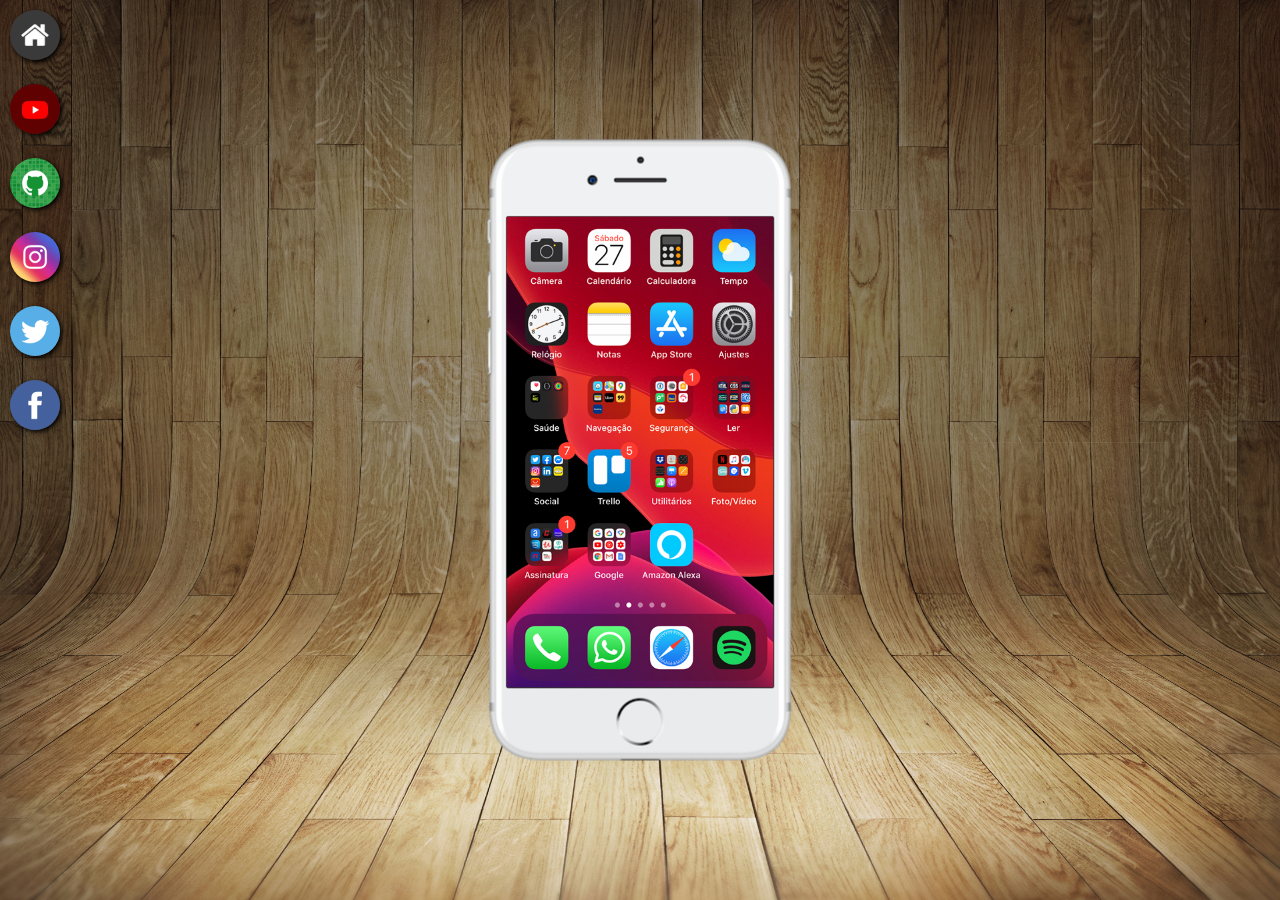
<file: index.html>
<!DOCTYPE html>
<html lang="pt-br">
<head>
    <meta charset="UTF-8">
    <meta name="viewport" content="width=device-width, initial-scale=1.0">
    <link rel="shortcut icon" href="favicon.ico" type="image/x-icon">
    <link rel="stylesheet" href="estilos/style.css">
    <title>Projeto Redes Sociais</title>
</head>
<body>
    <main>
        <section id="telefone">
            <iframe src="home.html" name="tela" id="tela" frameborder="0">
                Seu navegador não é compatível com isso.
            </iframe>
        </section>

        <section id="redes-sociais">
            <a href="home.html" target="tela"><img src="imagens/logo-home.jpg" alt="Home"></a> <br>
            <a href="youtube.html" target="tela"><img src="imagens/logo-youtube.jpg" alt="YouTube"></a> <br>
            <a href="github.html" target="tela"><img src="imagens/logo-github.jpg" alt="GitHub"></a> <br>
            <a href="insta.html" target="tela"><img src="imagens/logo-instagram.jpg" alt="Instagram"></a> <br>
            <a href="twitter.html" target="tela"><img src="imagens/logo-twitter.jpg" alt="Twitter"></a> <br>
            <a href="facebook.html" target="tela"><img src="imagens/logo-facebook.jpg" alt="Facebook"></a> <br>
        </section>
    </main>
</body>
</html>
</file>
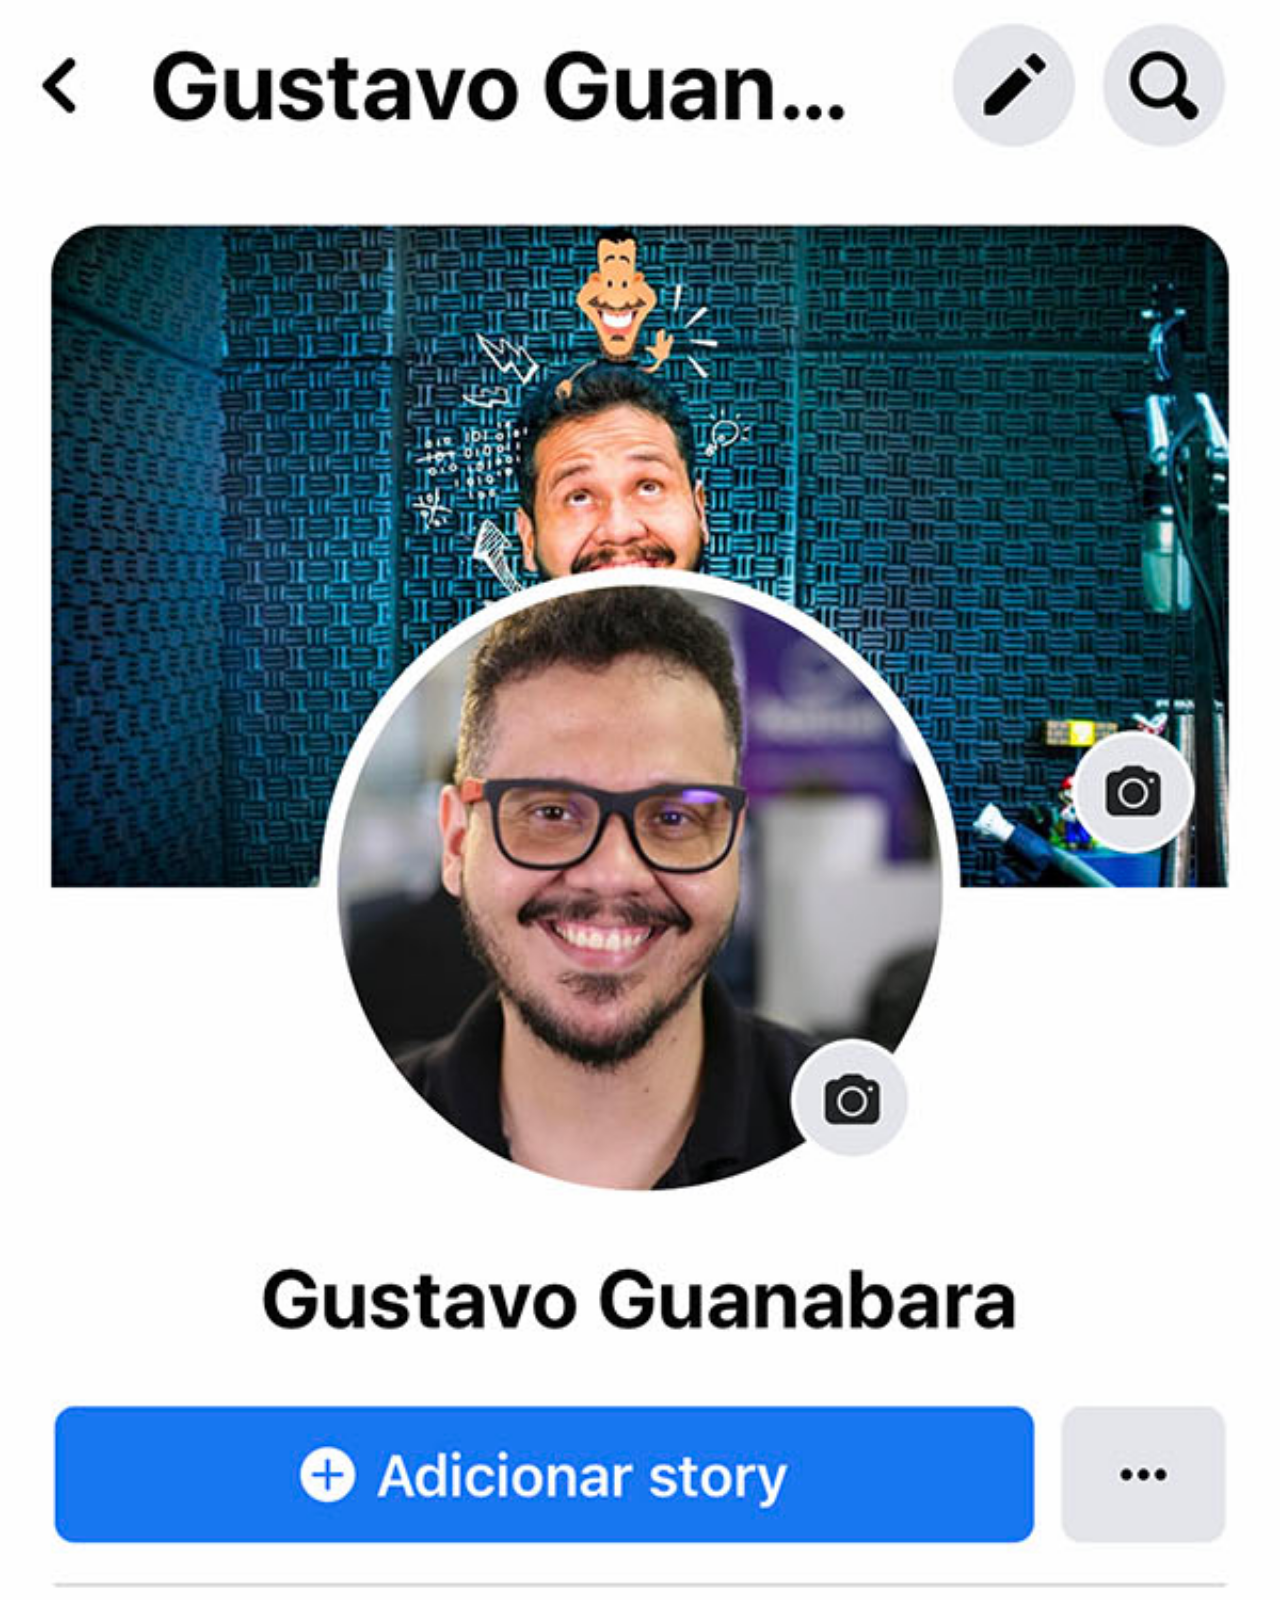
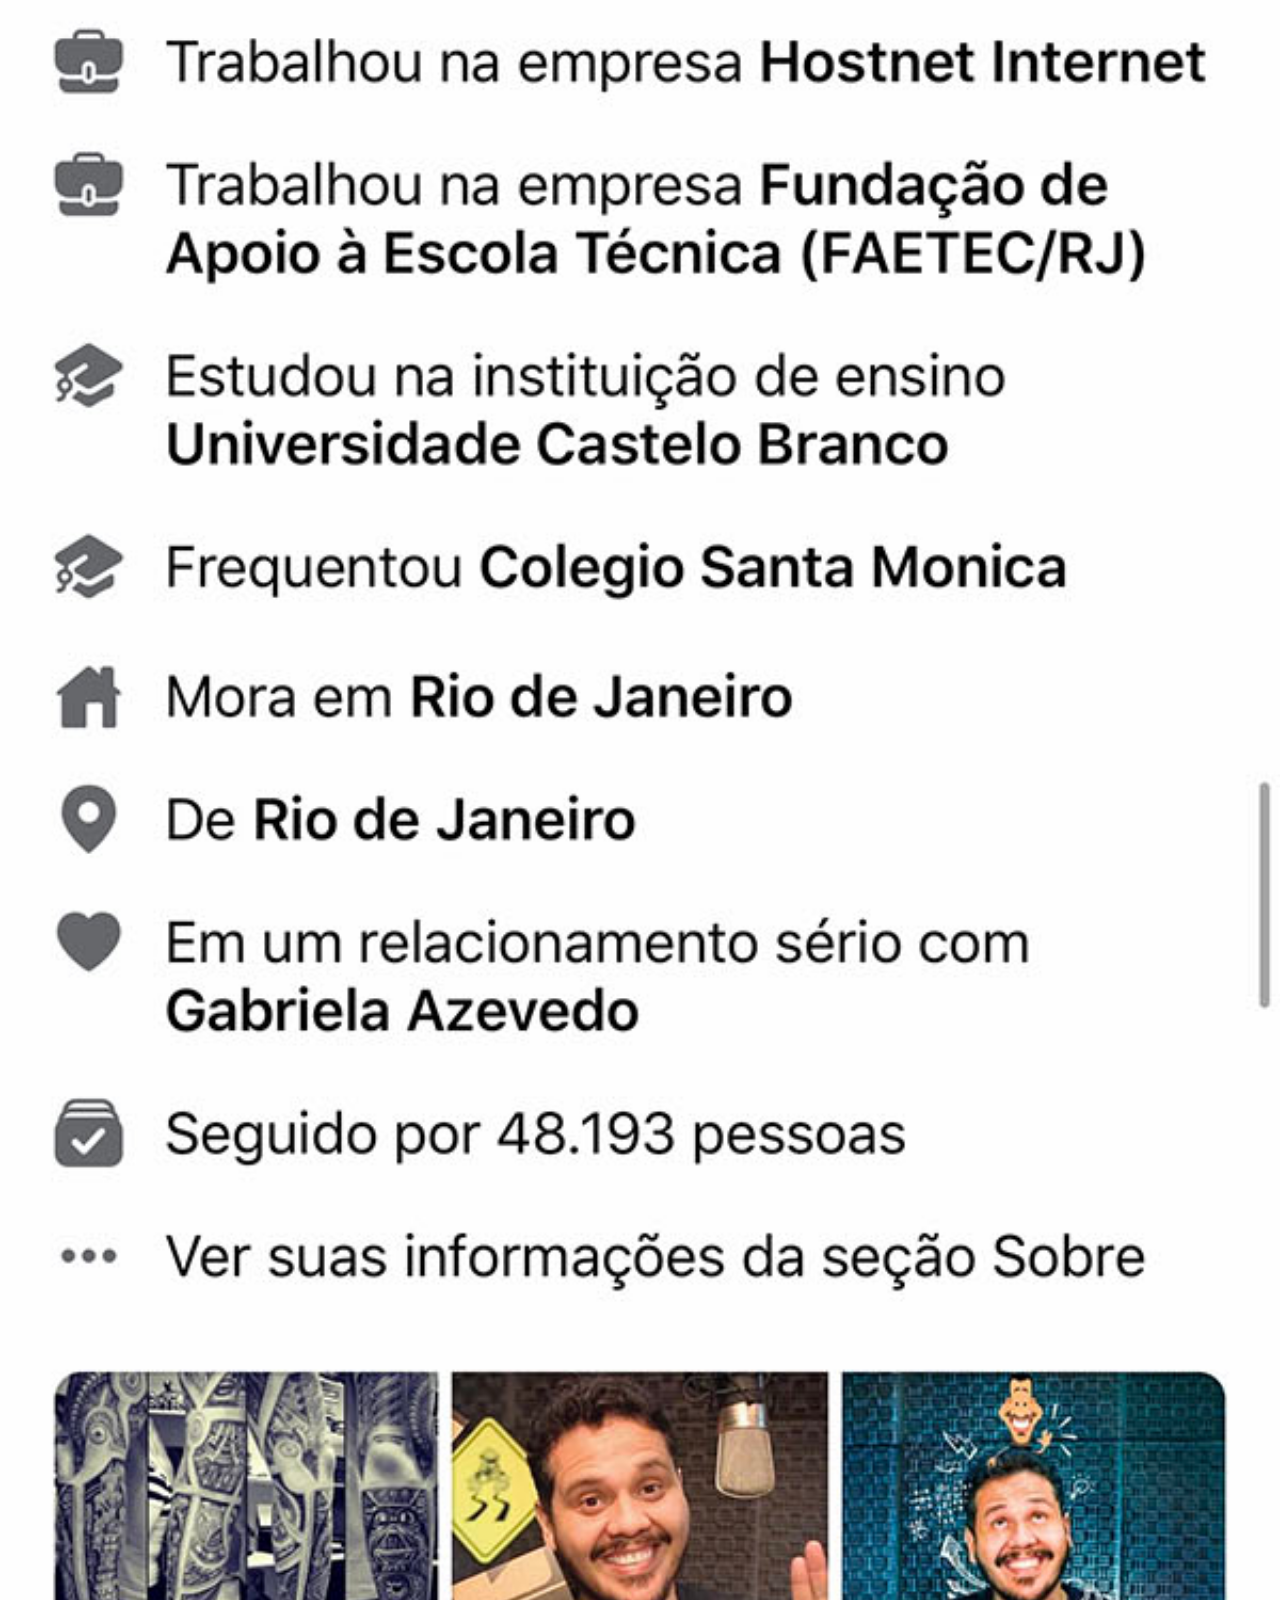
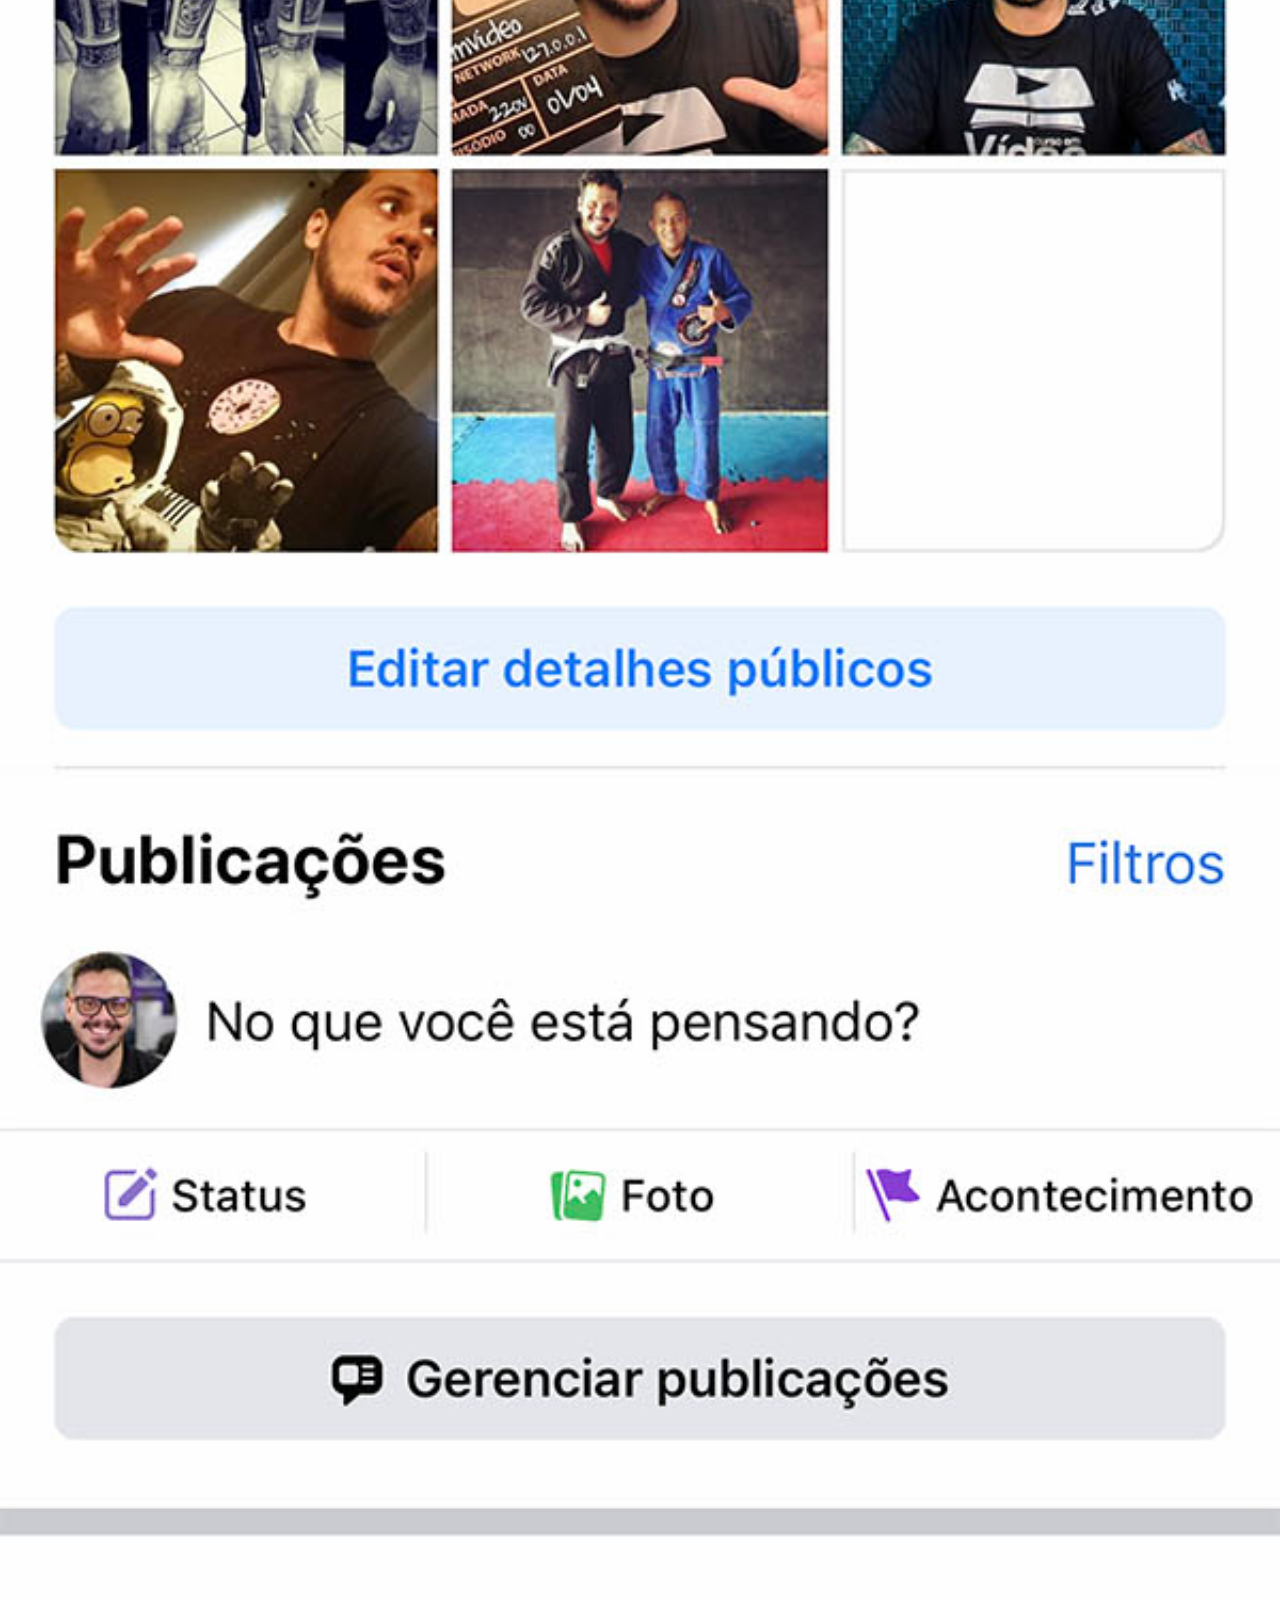
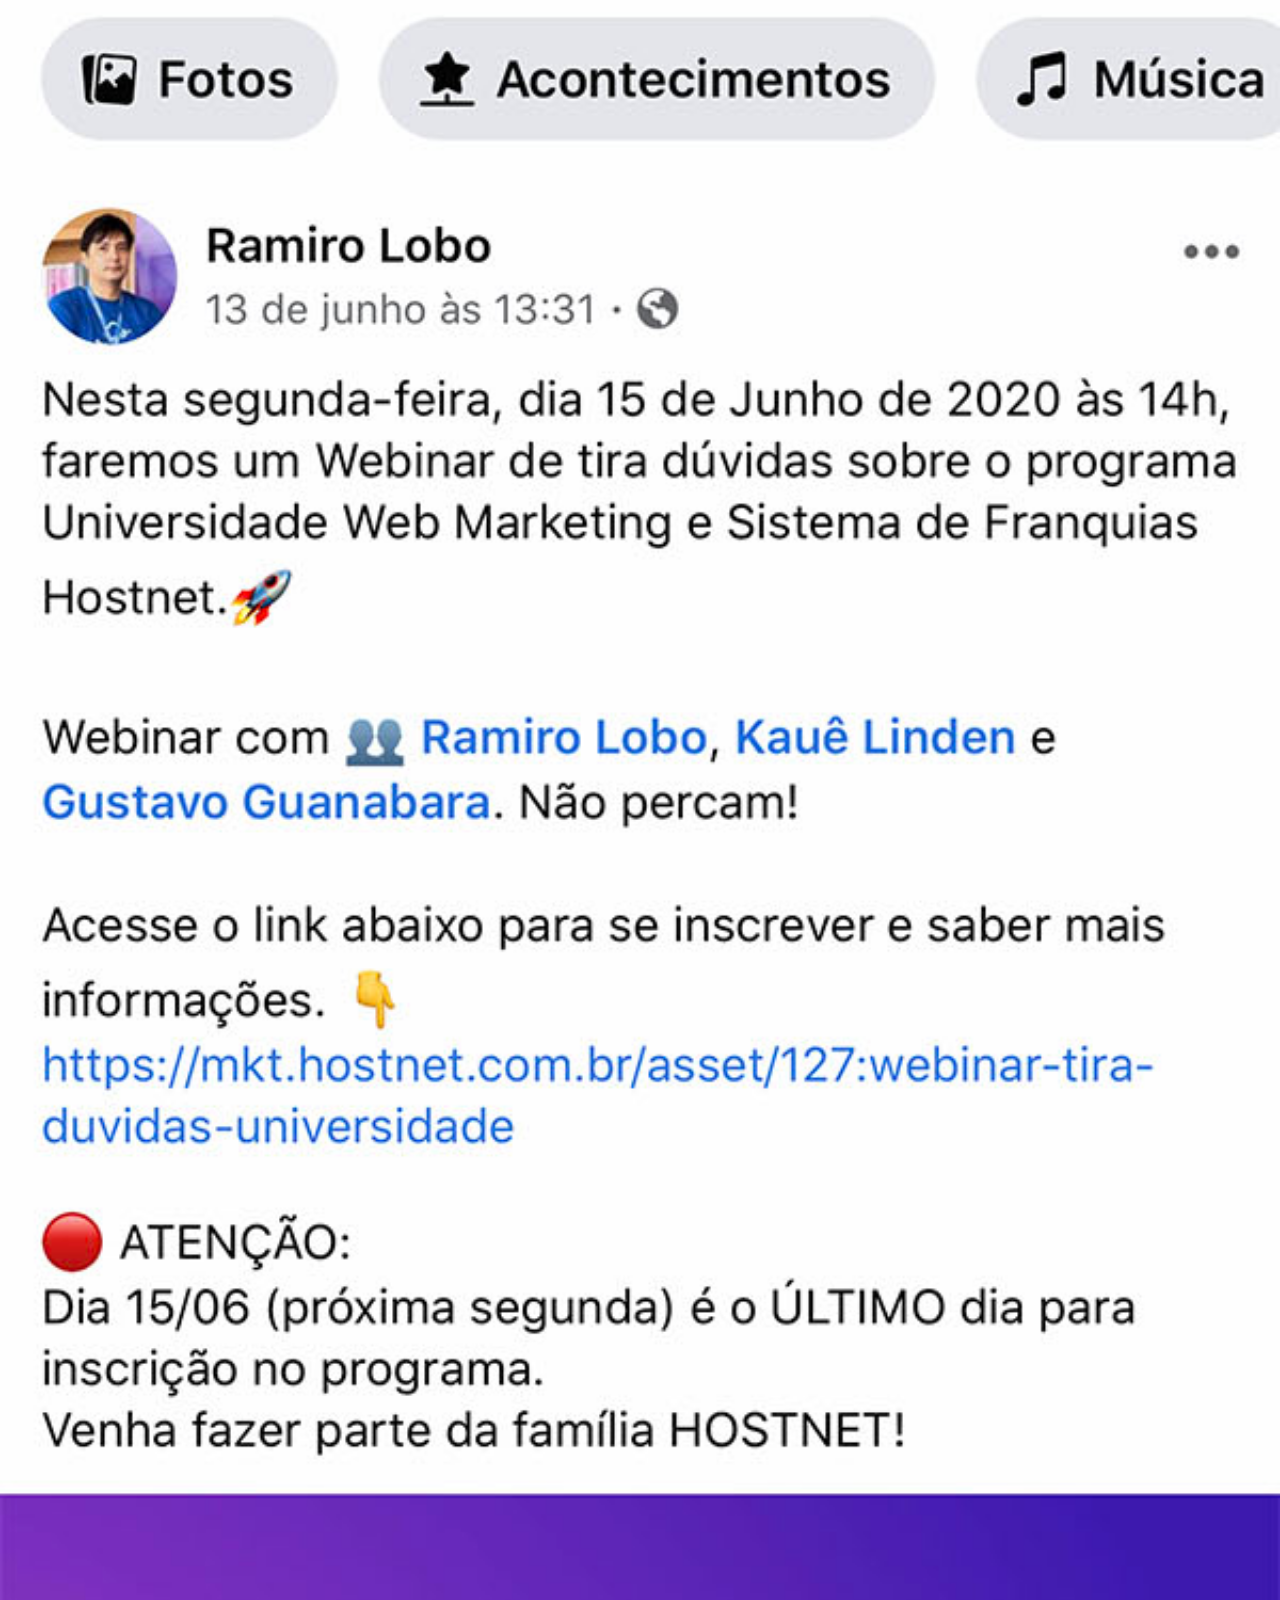
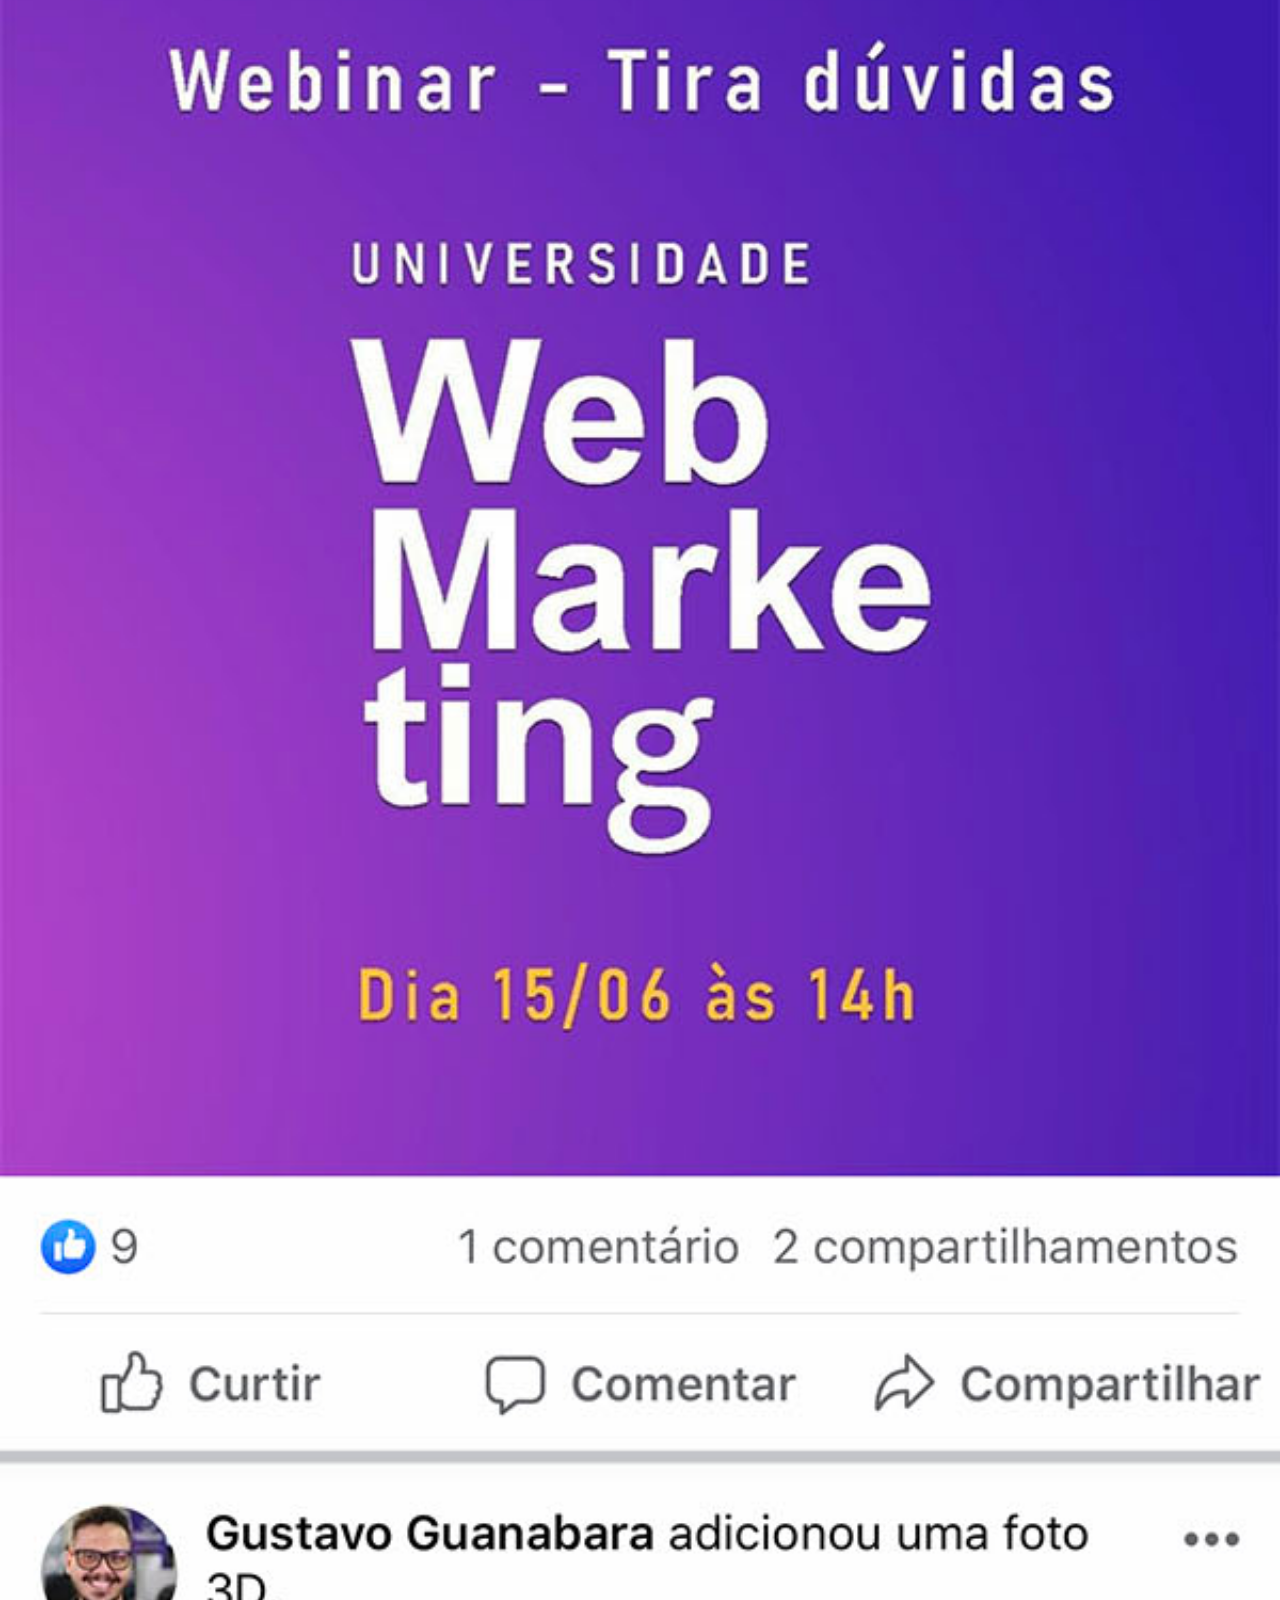
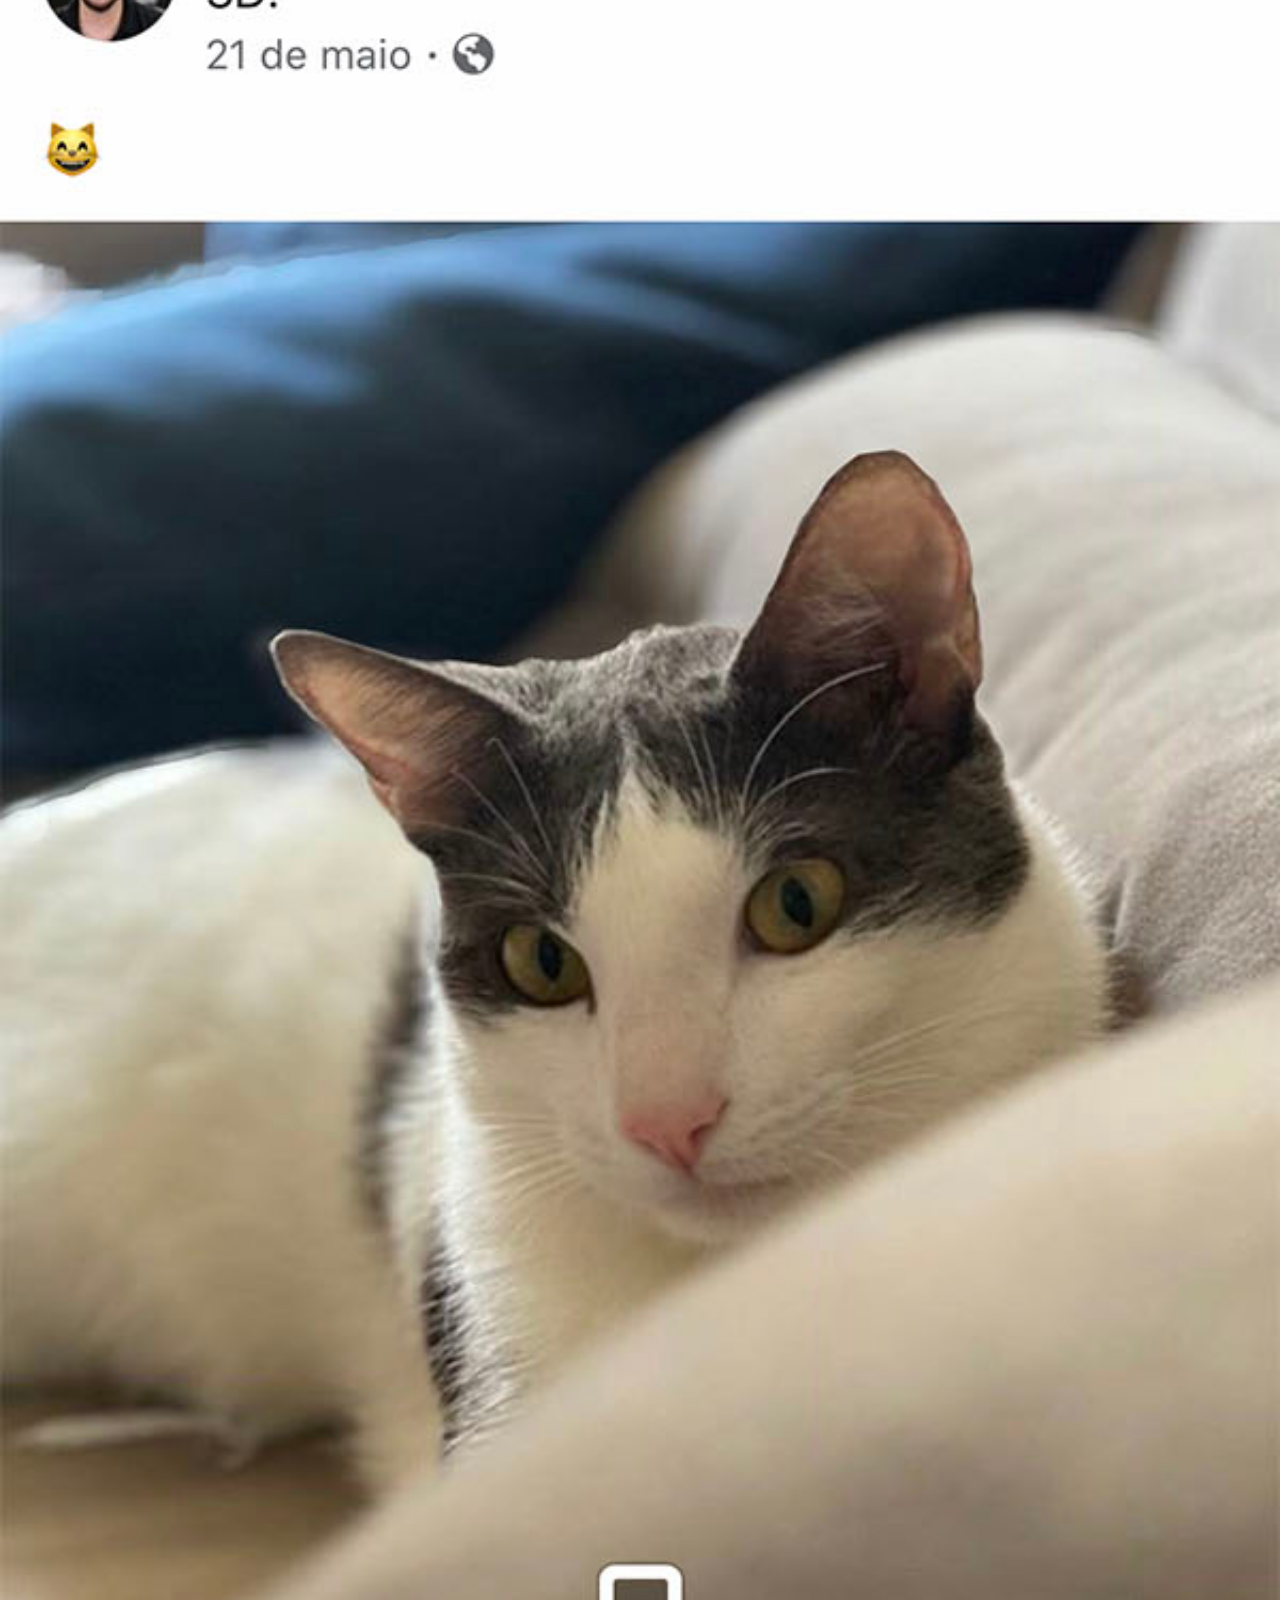
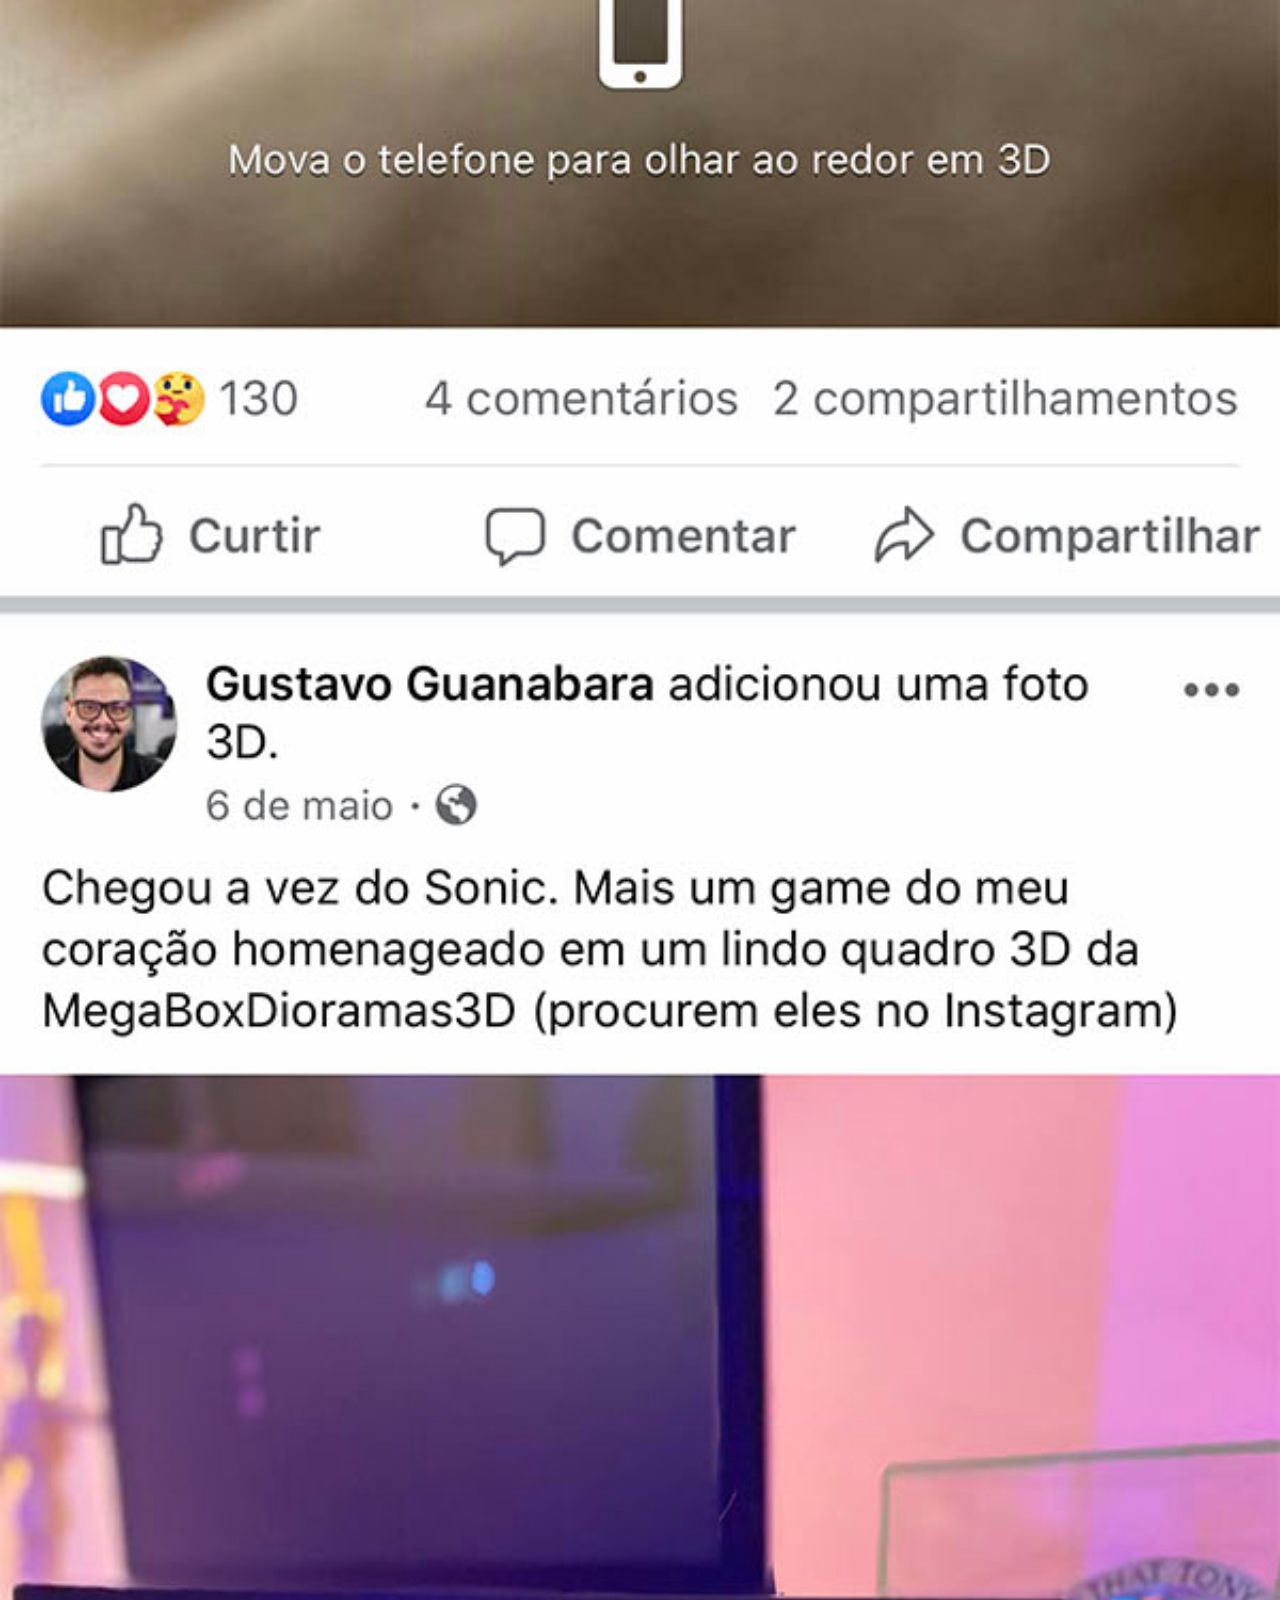
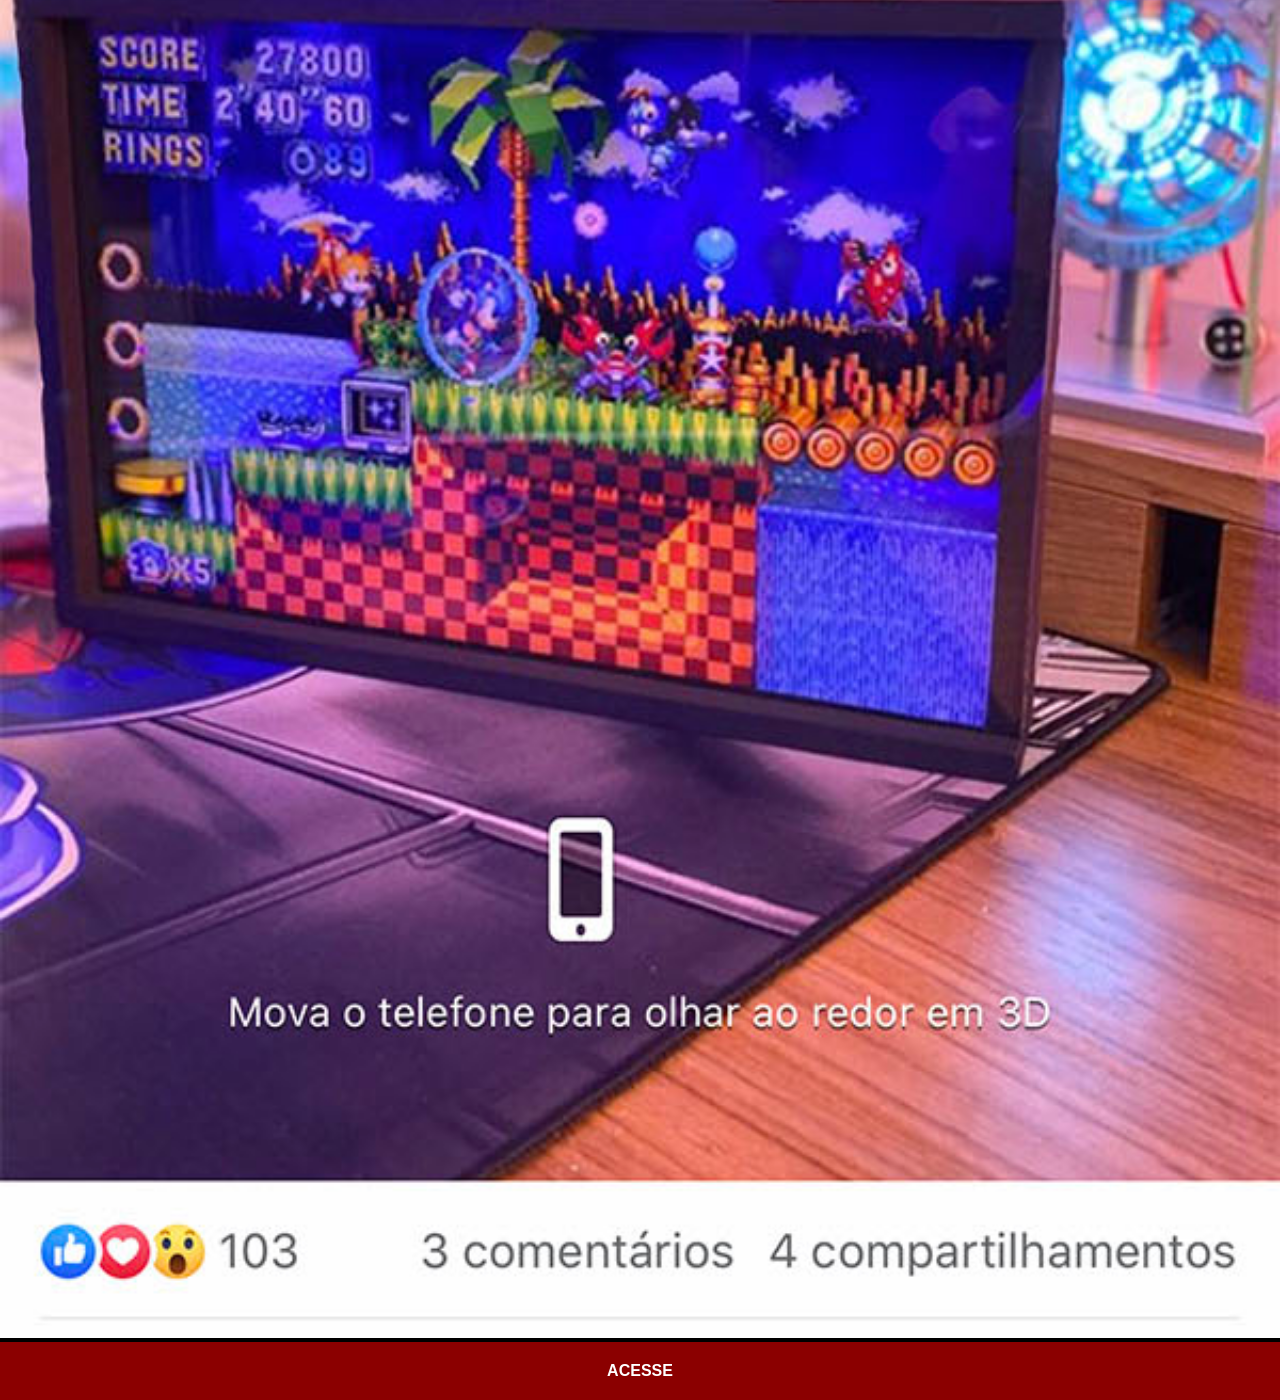
<file: facebook.html>
<!DOCTYPE html>
<html lang="pt-br">
<head>
    <meta charset="UTF-8">
    <meta name="viewport" content="width=device-width, initial-scale=1.0">
    <title>Facebook</title>
    <link rel="stylesheet" href="estilos/paginas.css">
</head>
<body>
    <img src="imagens/tela-facebook.jpg" alt="Facebook">
    <a href="https://www.facebook.com/gustavoguanabara/?locale=pt_BR" target="_blank">ACESSE</a>
</body>
</html>
</file>
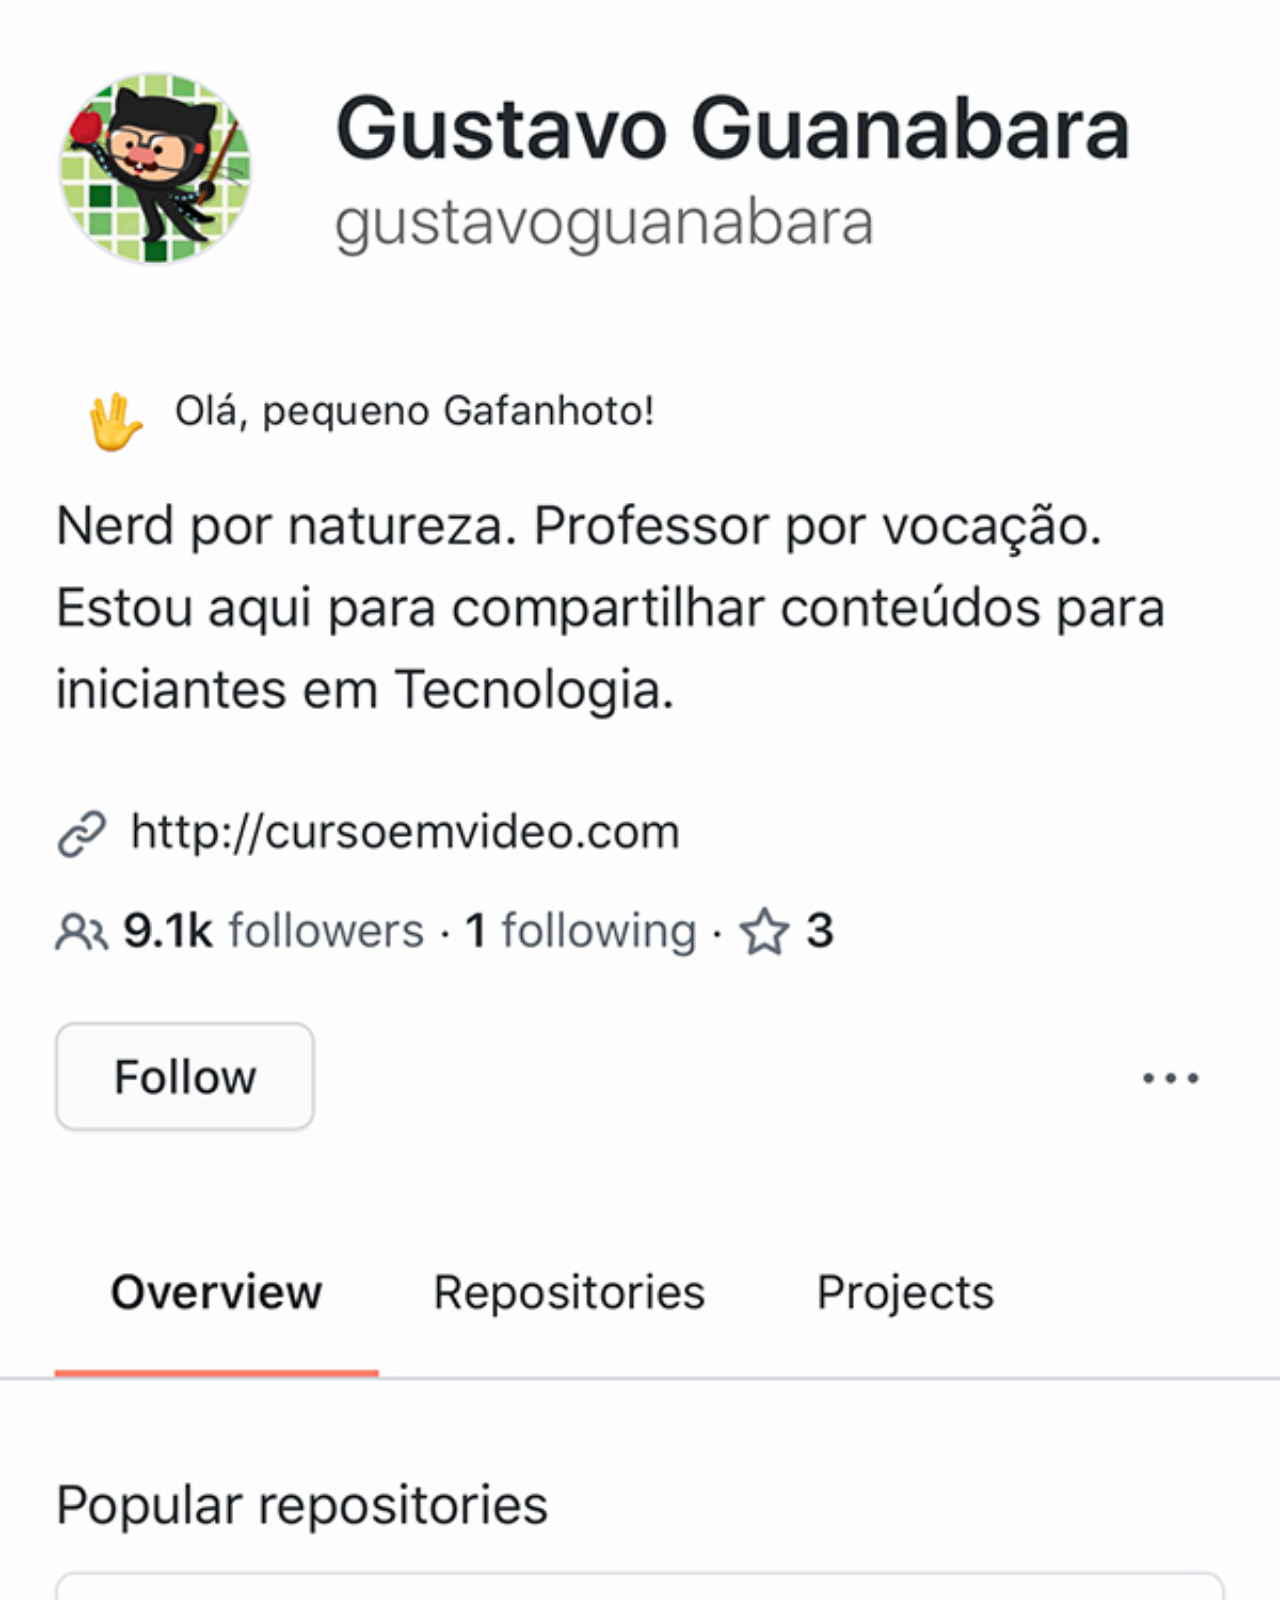
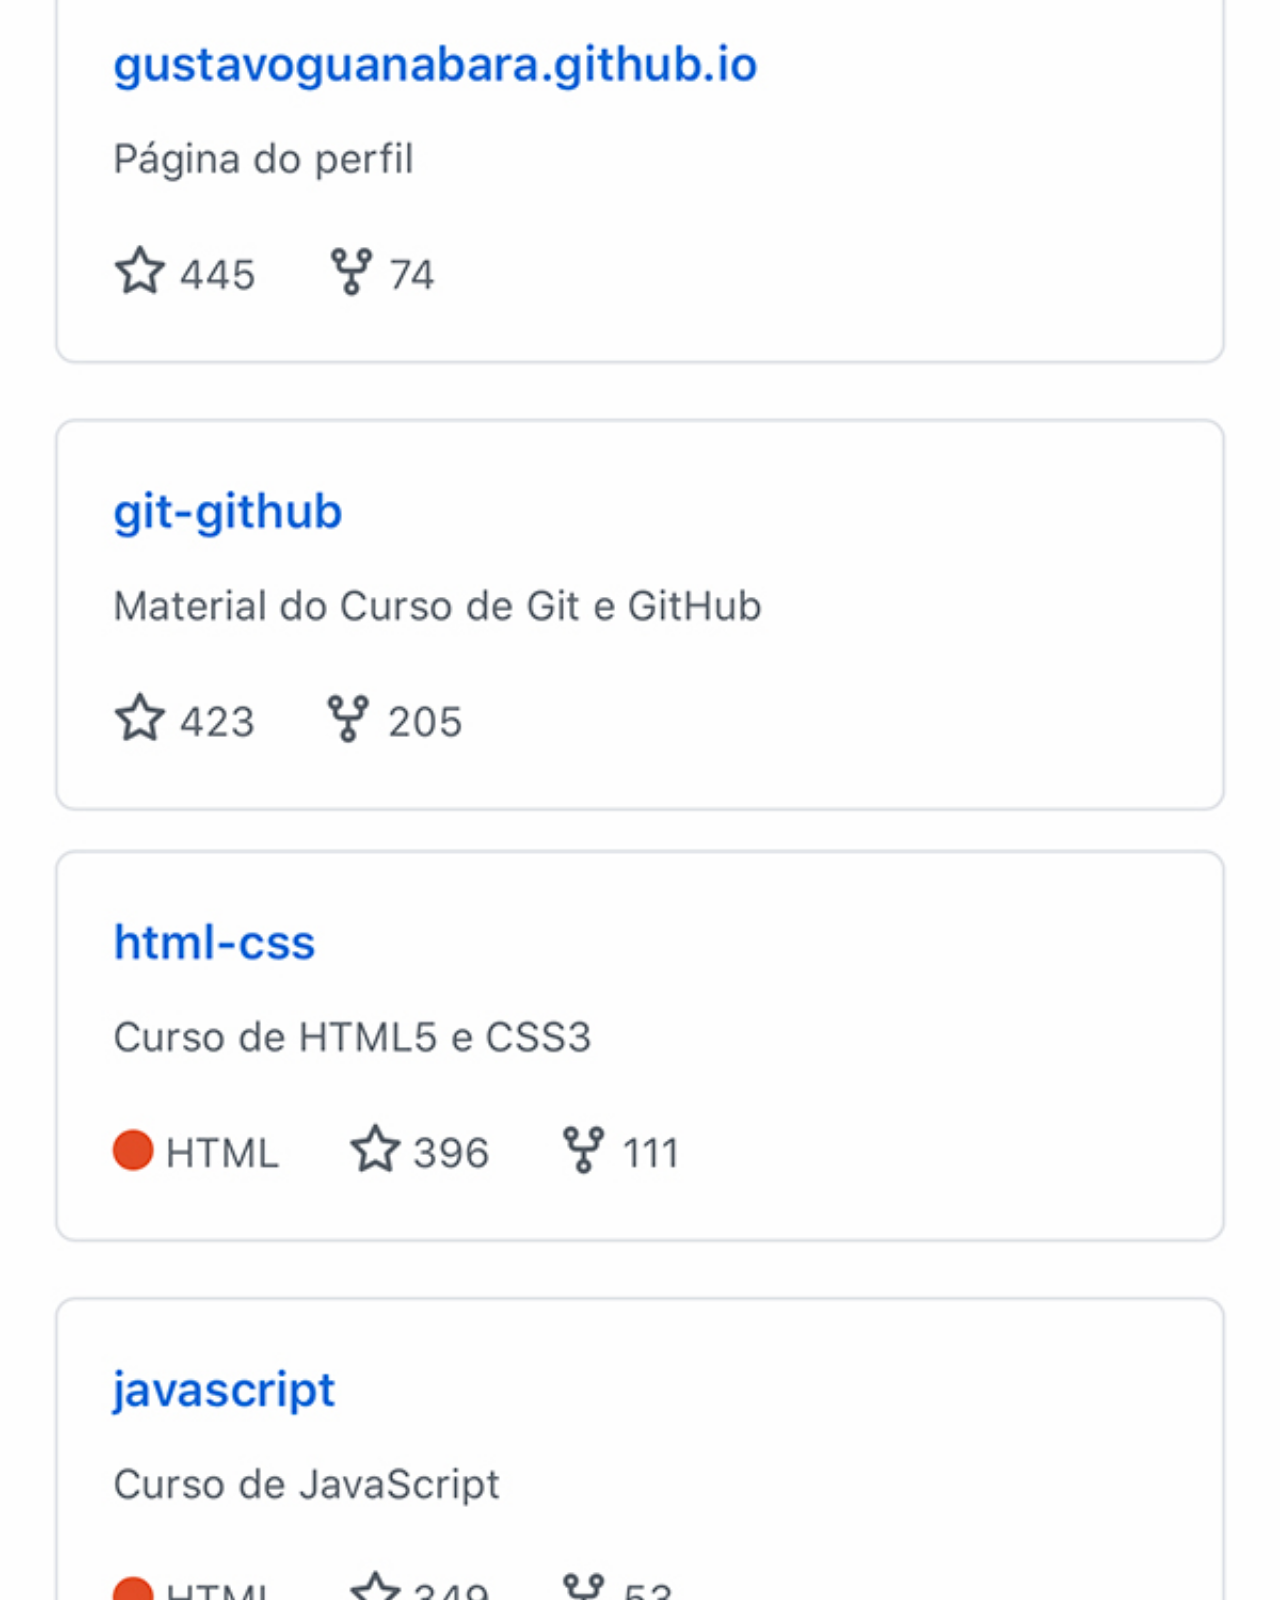
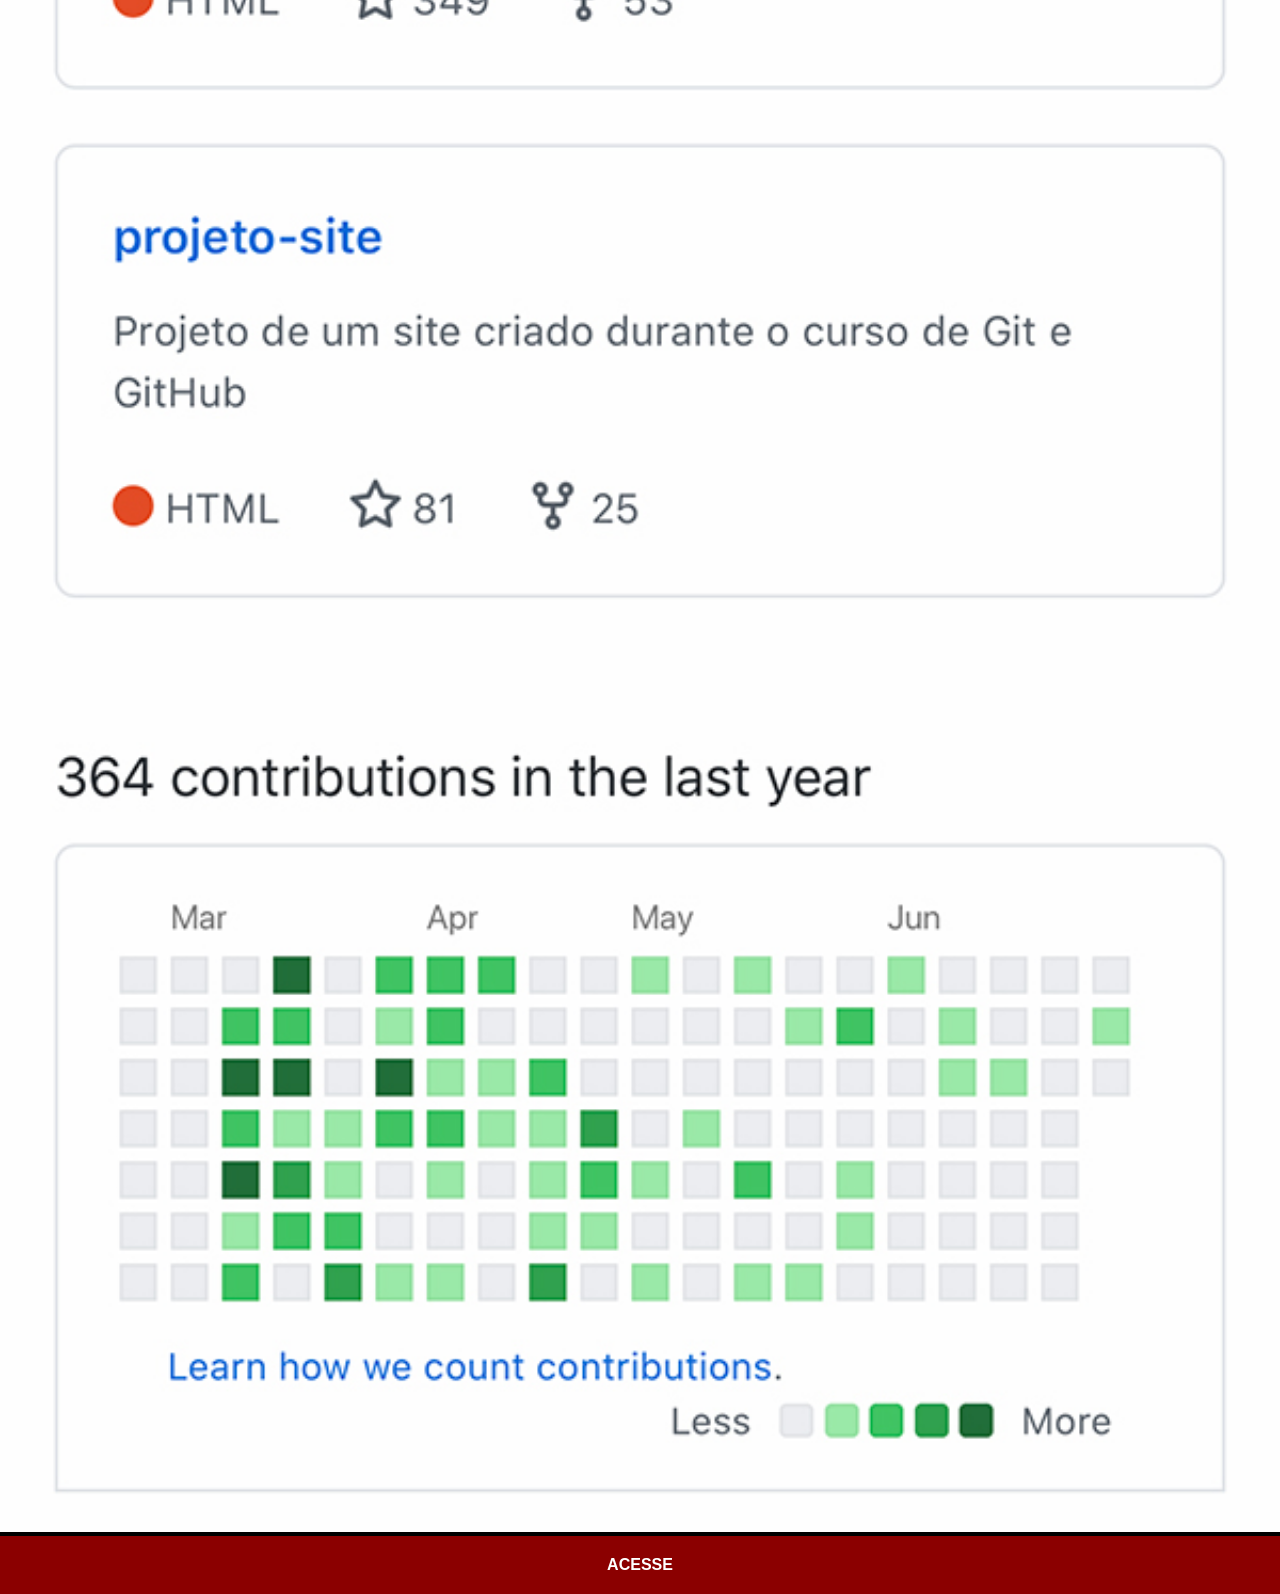
<file: github.html>
<!DOCTYPE html>
<html lang="pt-br">
<head>
    <meta charset="UTF-8">
    <meta name="viewport" content="width=device-width, initial-scale=1.0">
    <title>GitHub</title>
    <link rel="stylesheet" href="estilos/paginas.css">
</head>
<body>
    <img src="imagens/tela-github.jpg" alt="Página Github">
    <a href="https://github.com/gustavoguanabara" target="_blank">ACESSE</a>
</body>
</html>
</file>
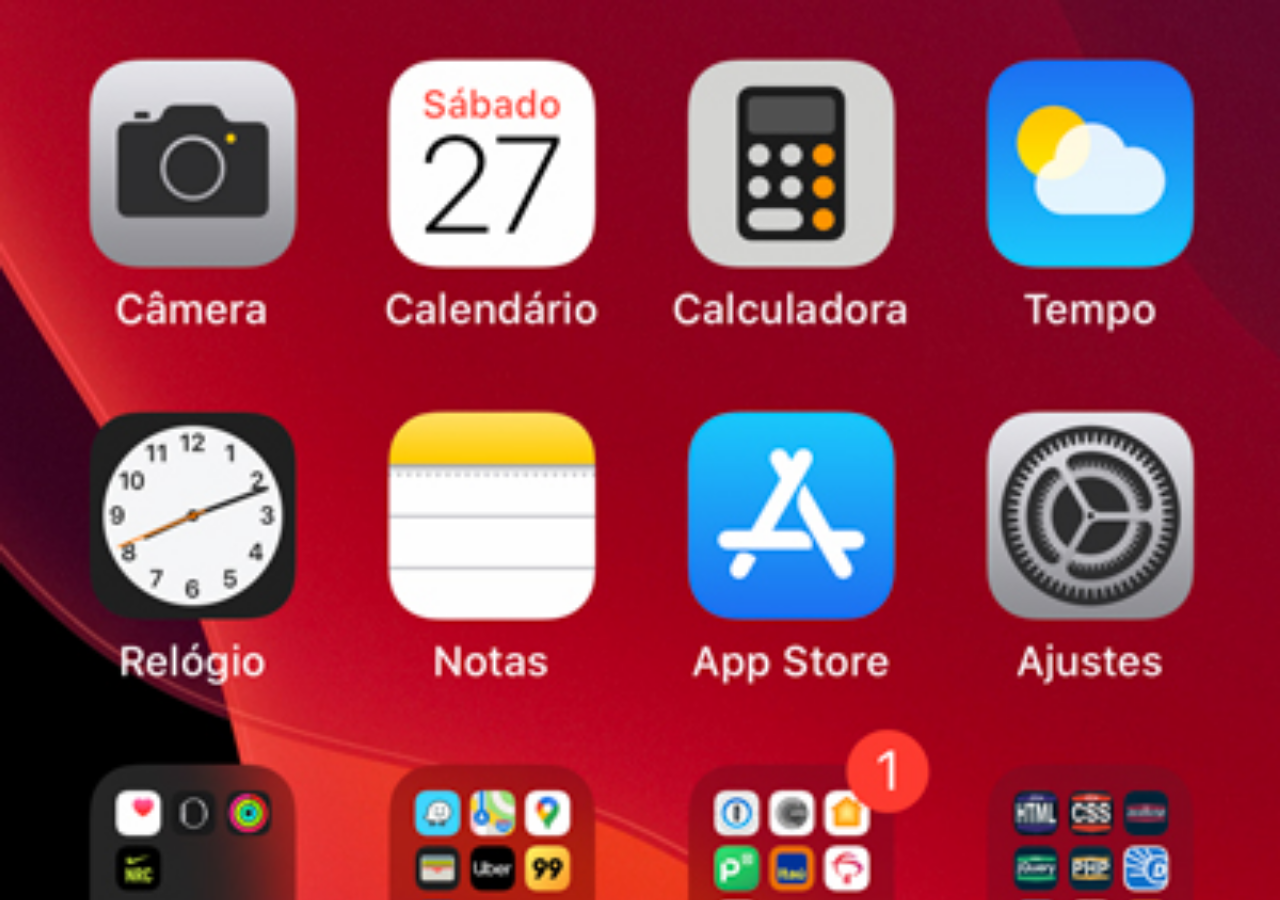
<file: home.html>
<!DOCTYPE html>
<html lang="pt-br">
<head>
    <meta charset="UTF-8">
    <meta name="viewport" content="width=device-width, initial-scale=1.0">
    <title>Home</title>
</head>
<style>
    * {
        margin: 0px;
        padding: 0px;
    }

    body {
        width: 100vw;
        height: 100vh;
        background: black url(imagens/tela-home.jpg) no-repeat top center;
        background-size: cover;
    }
</style>
<body>
    
</body>
</html>
</file>
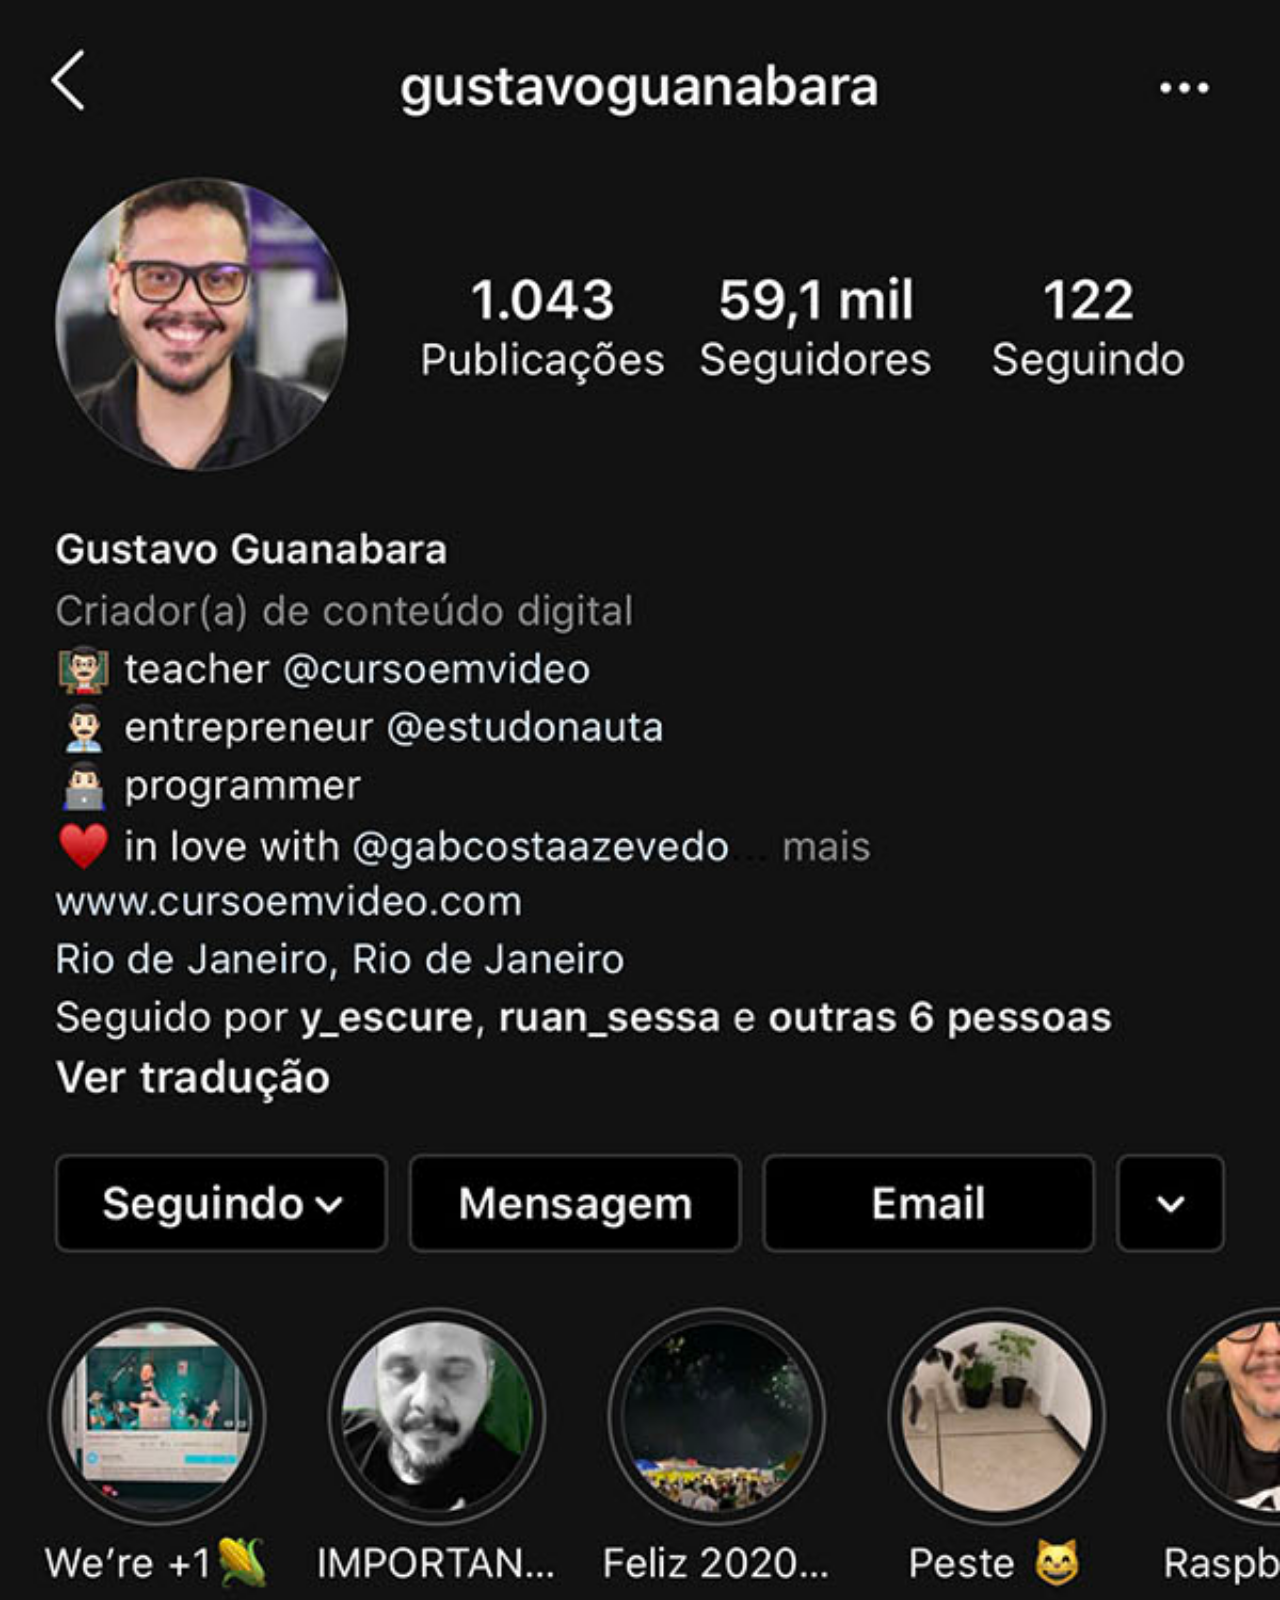
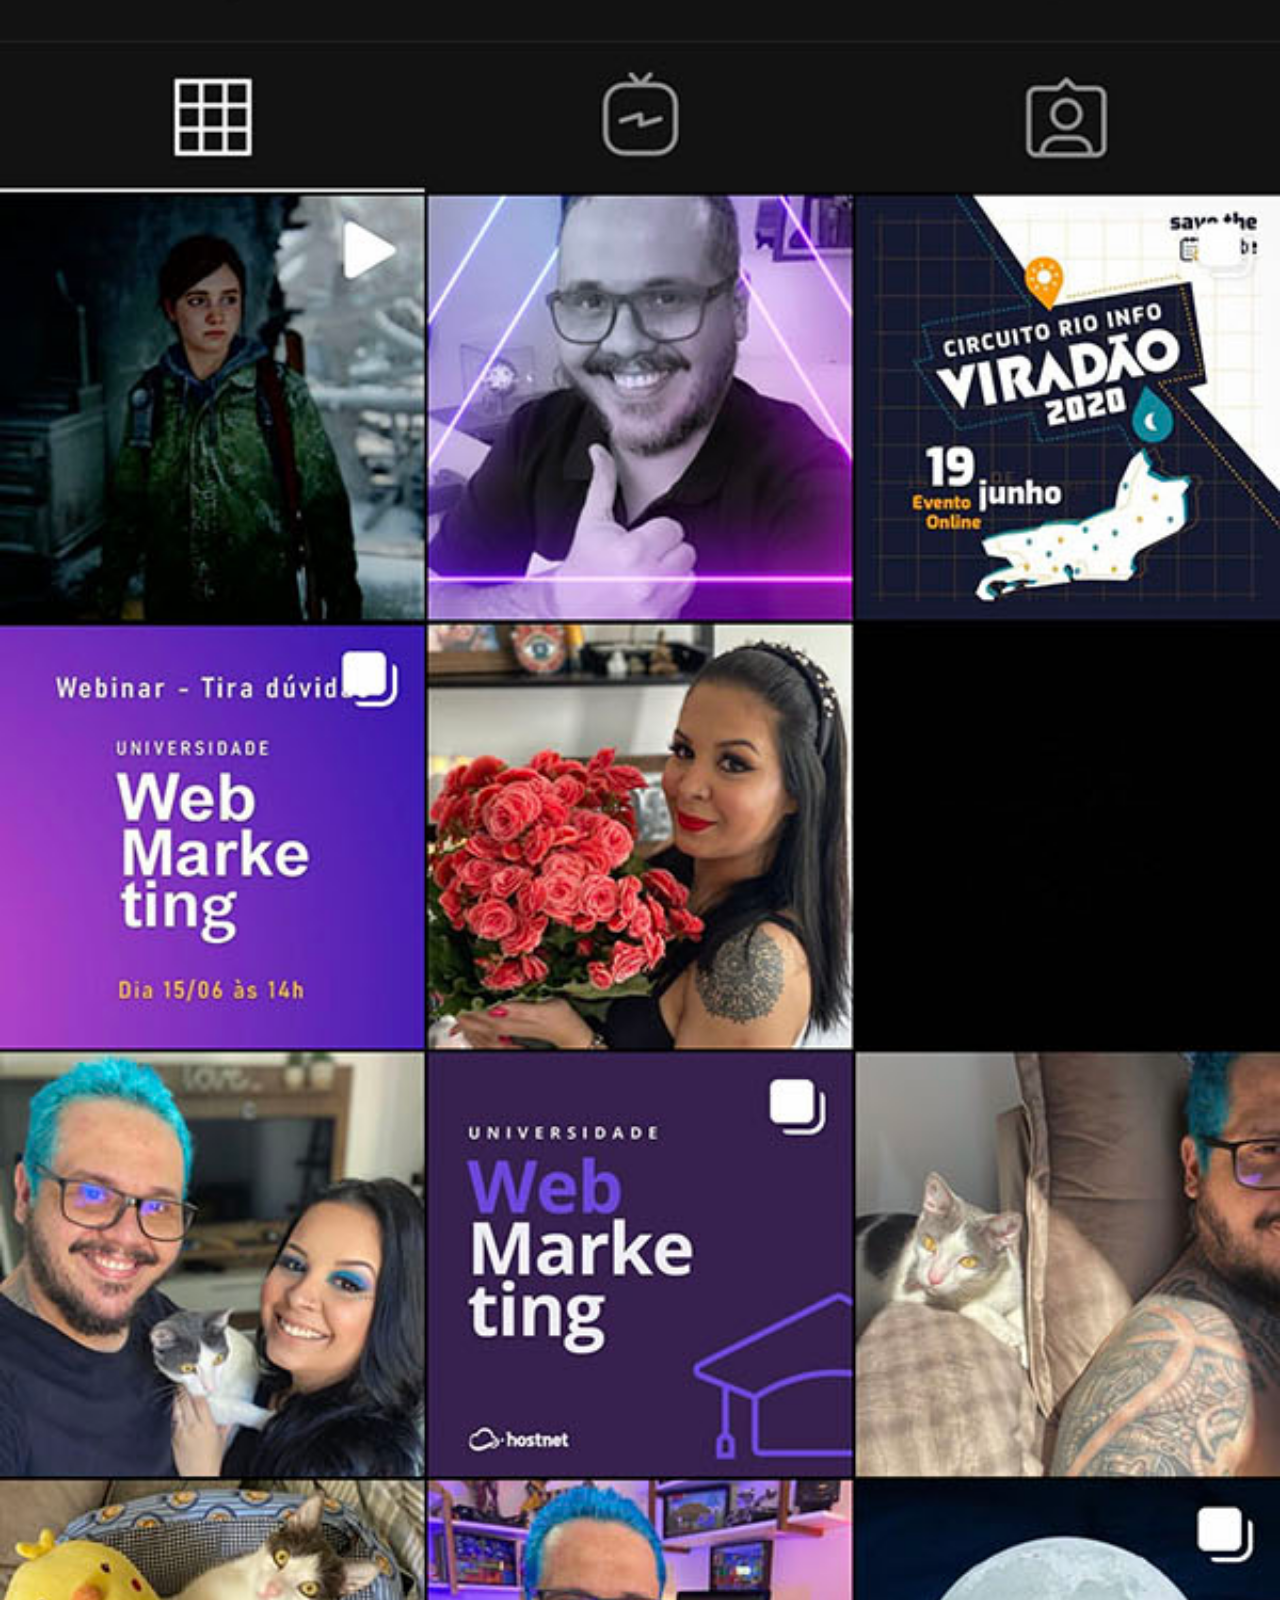
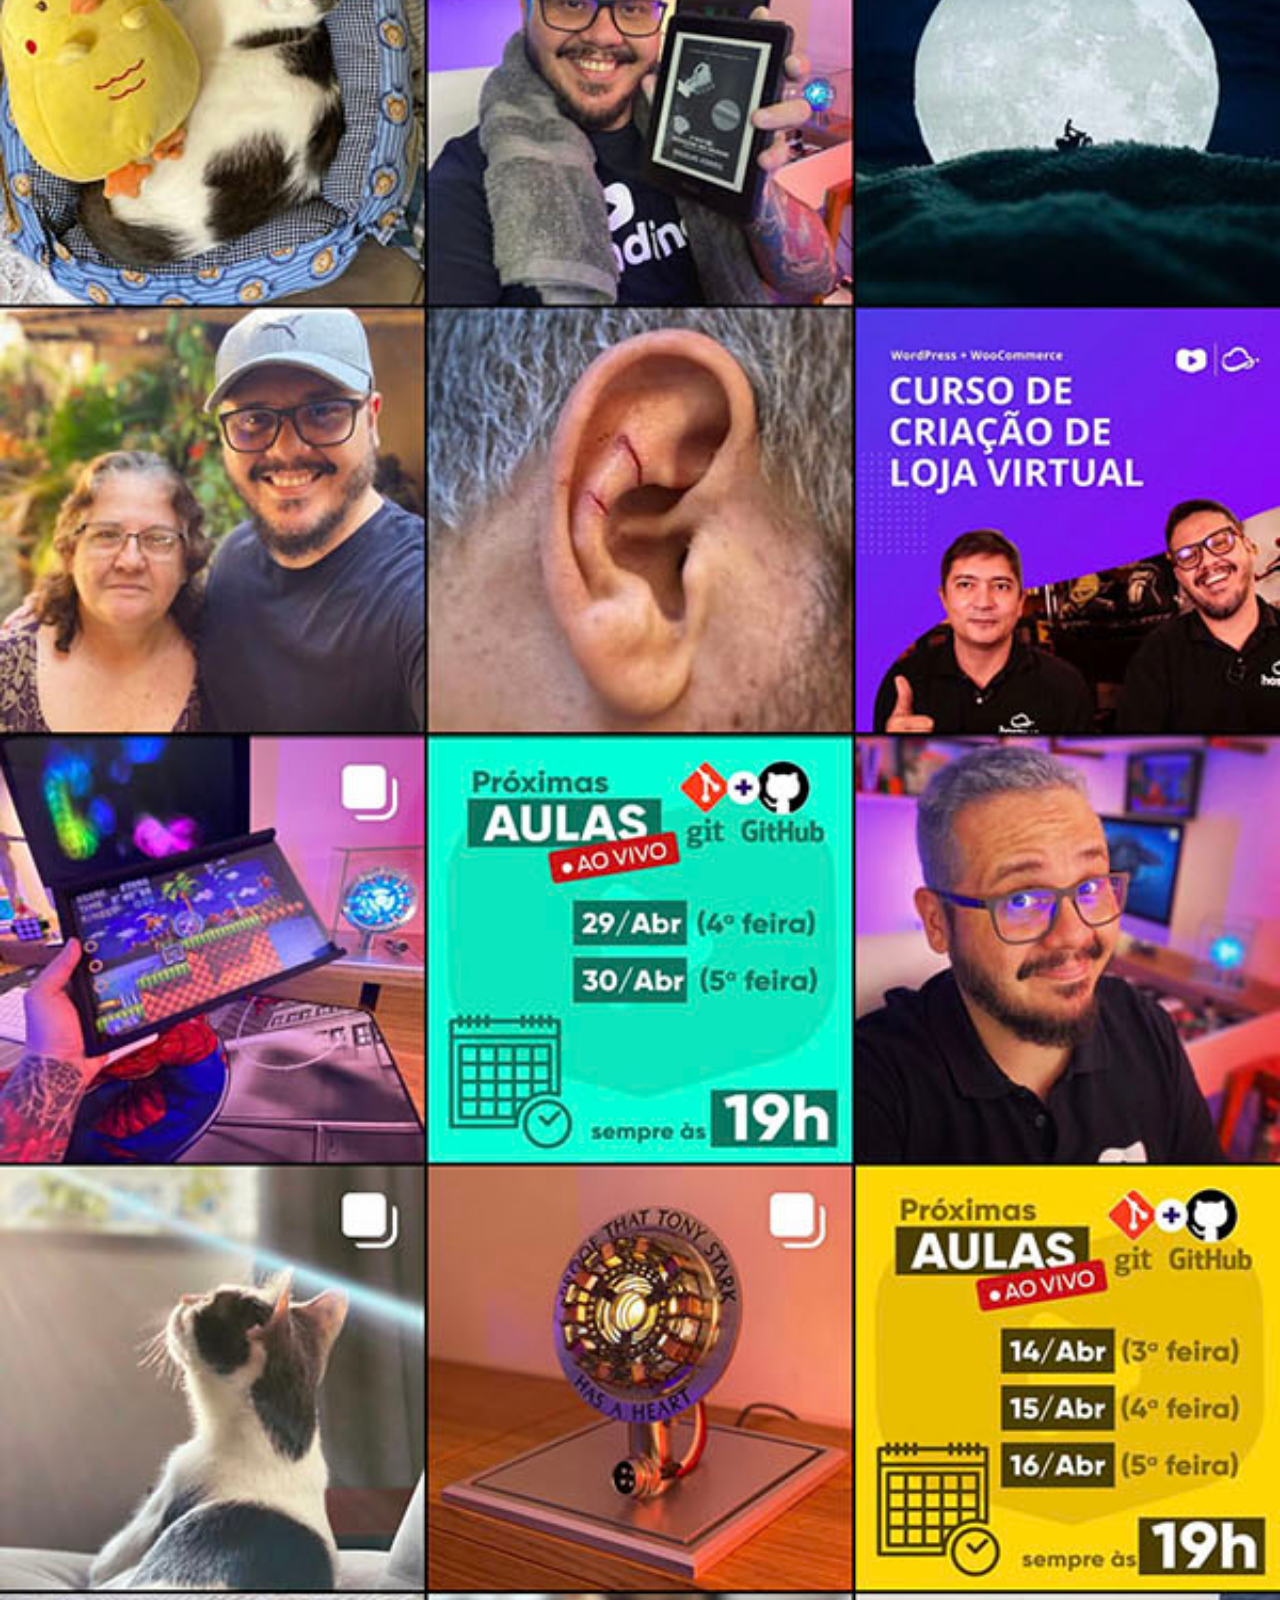
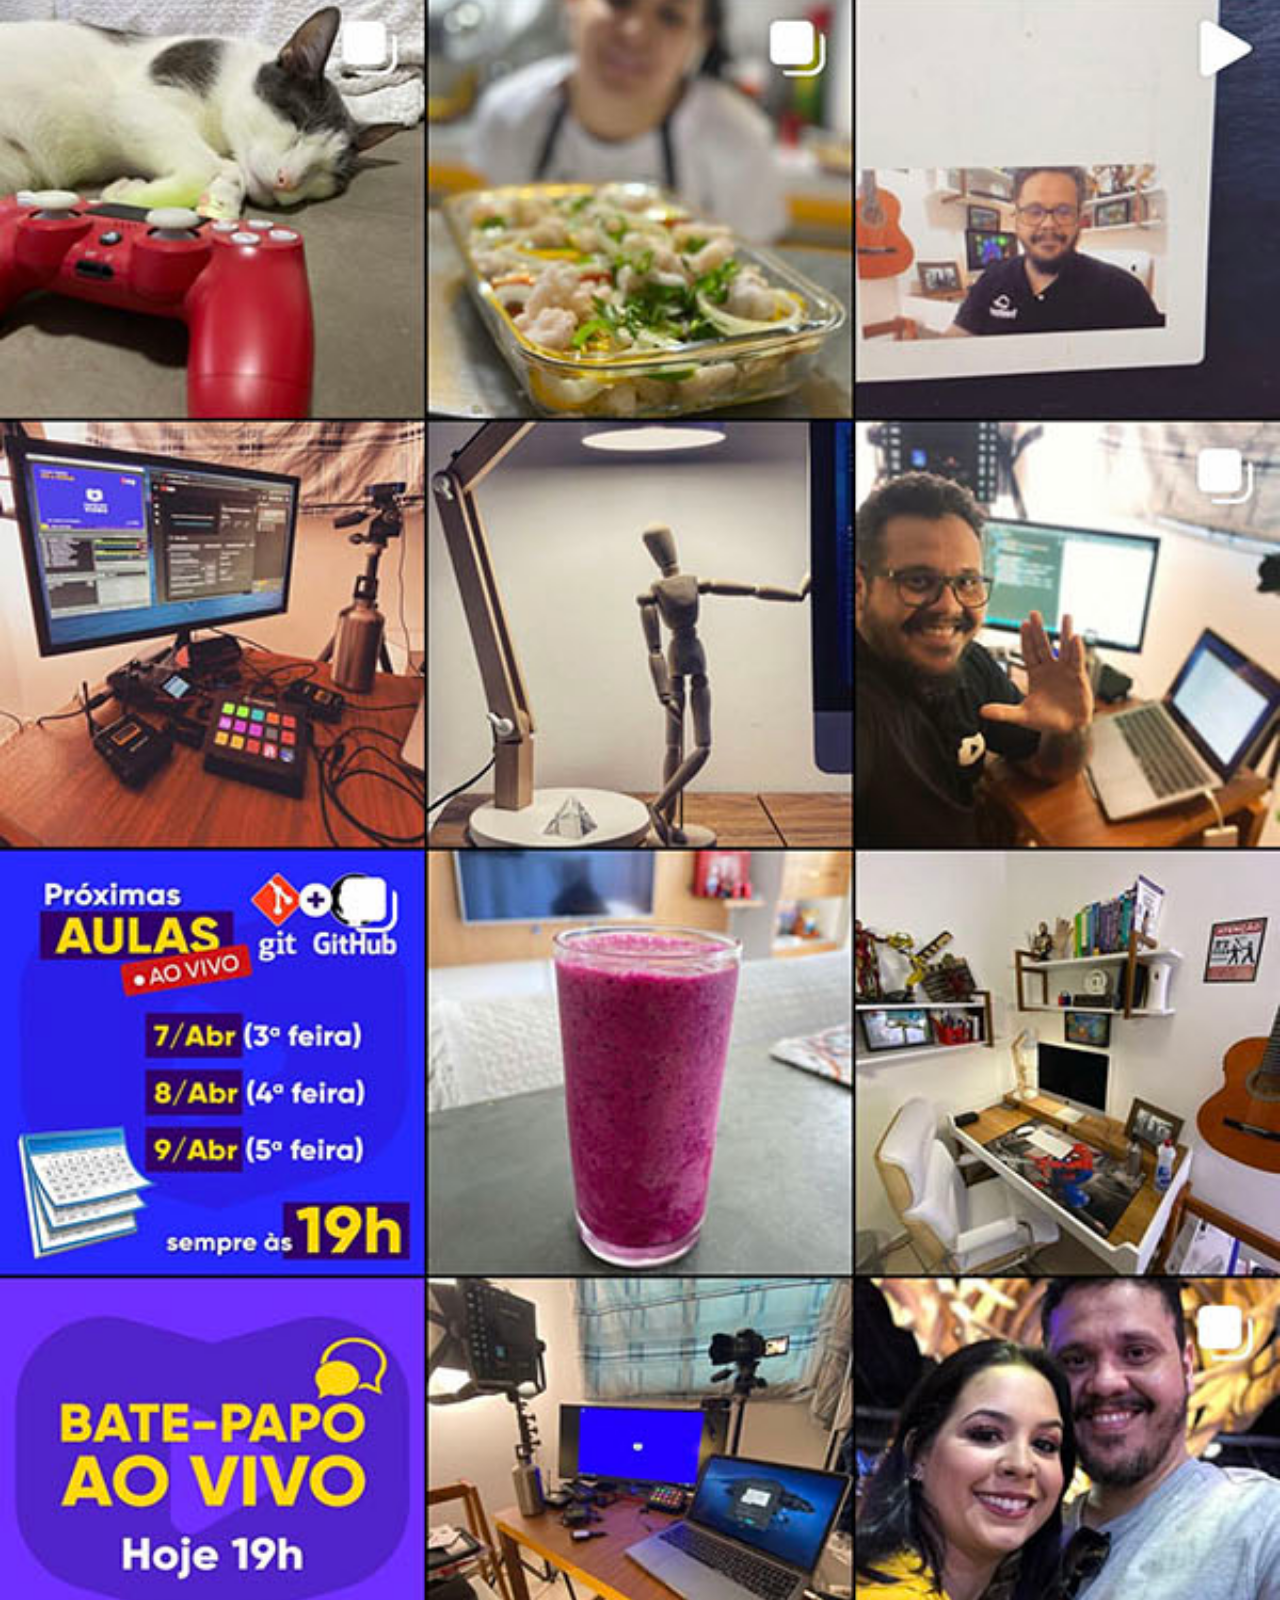
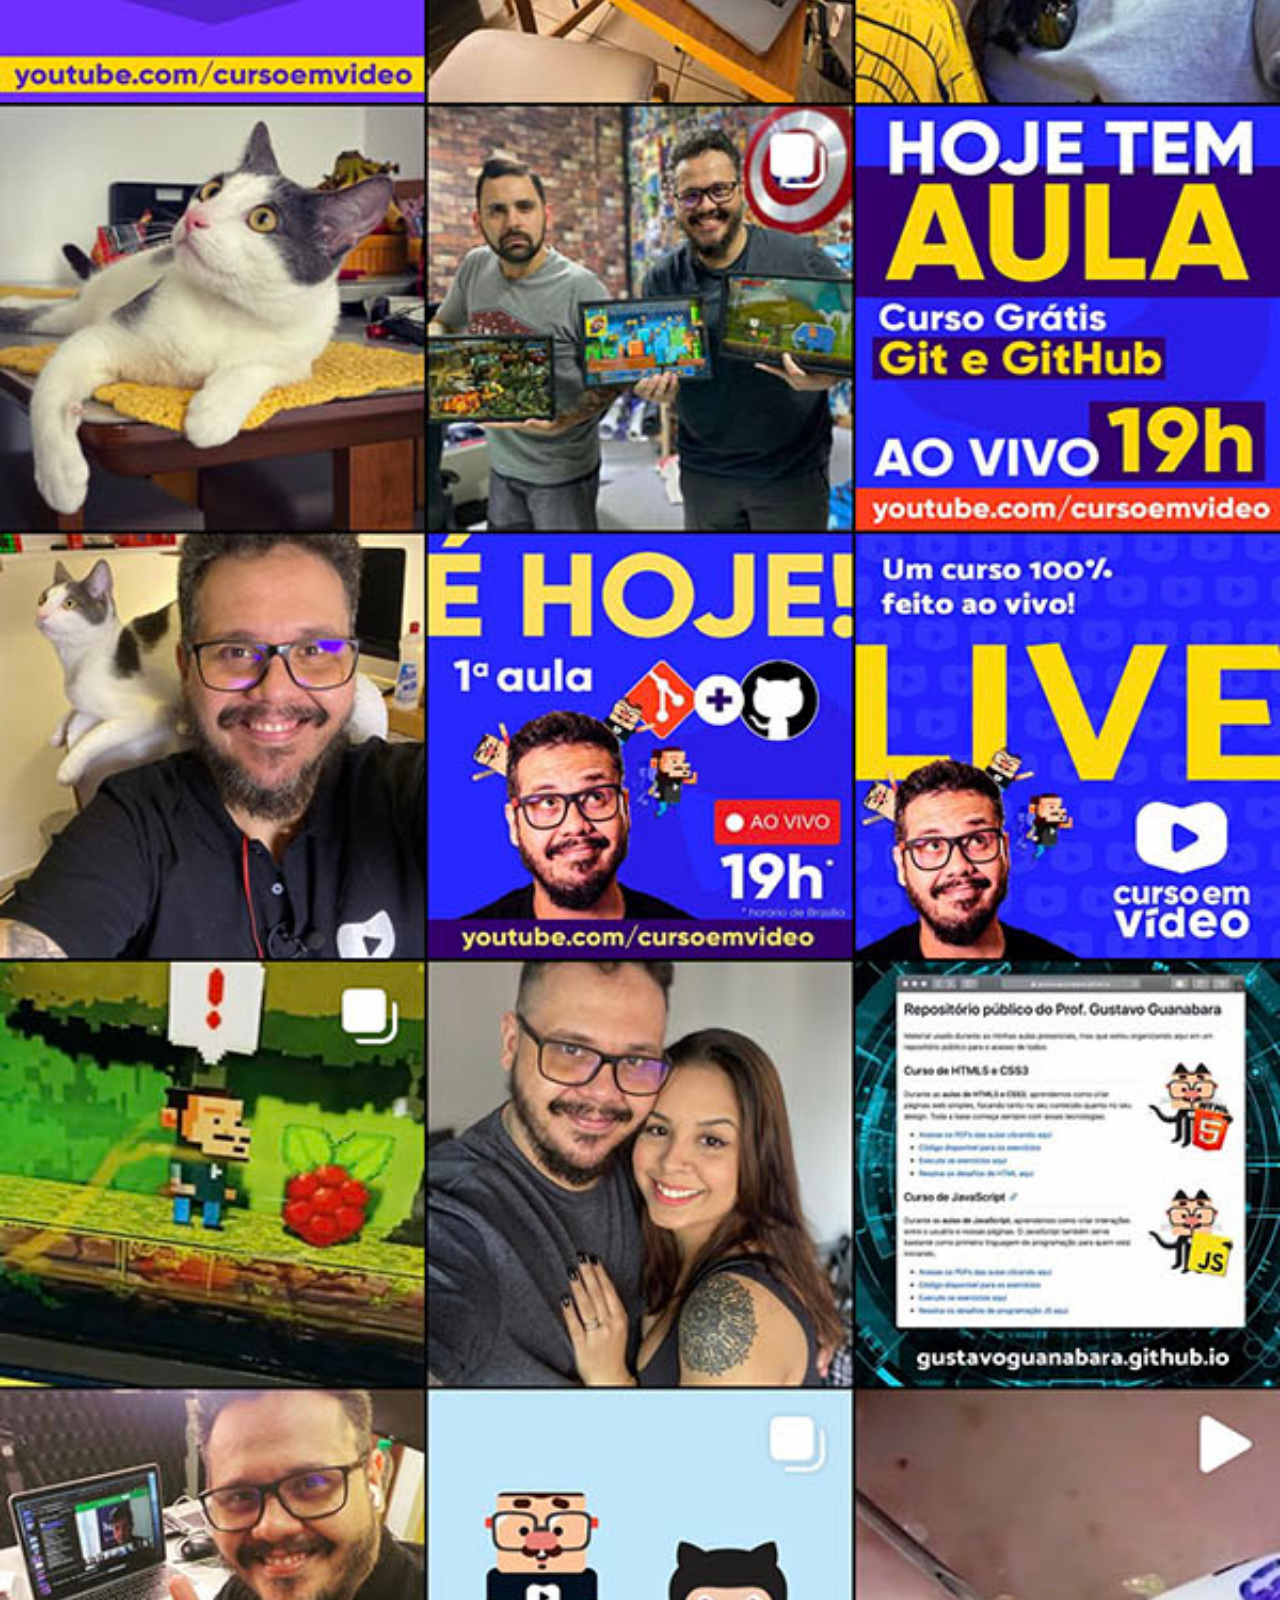
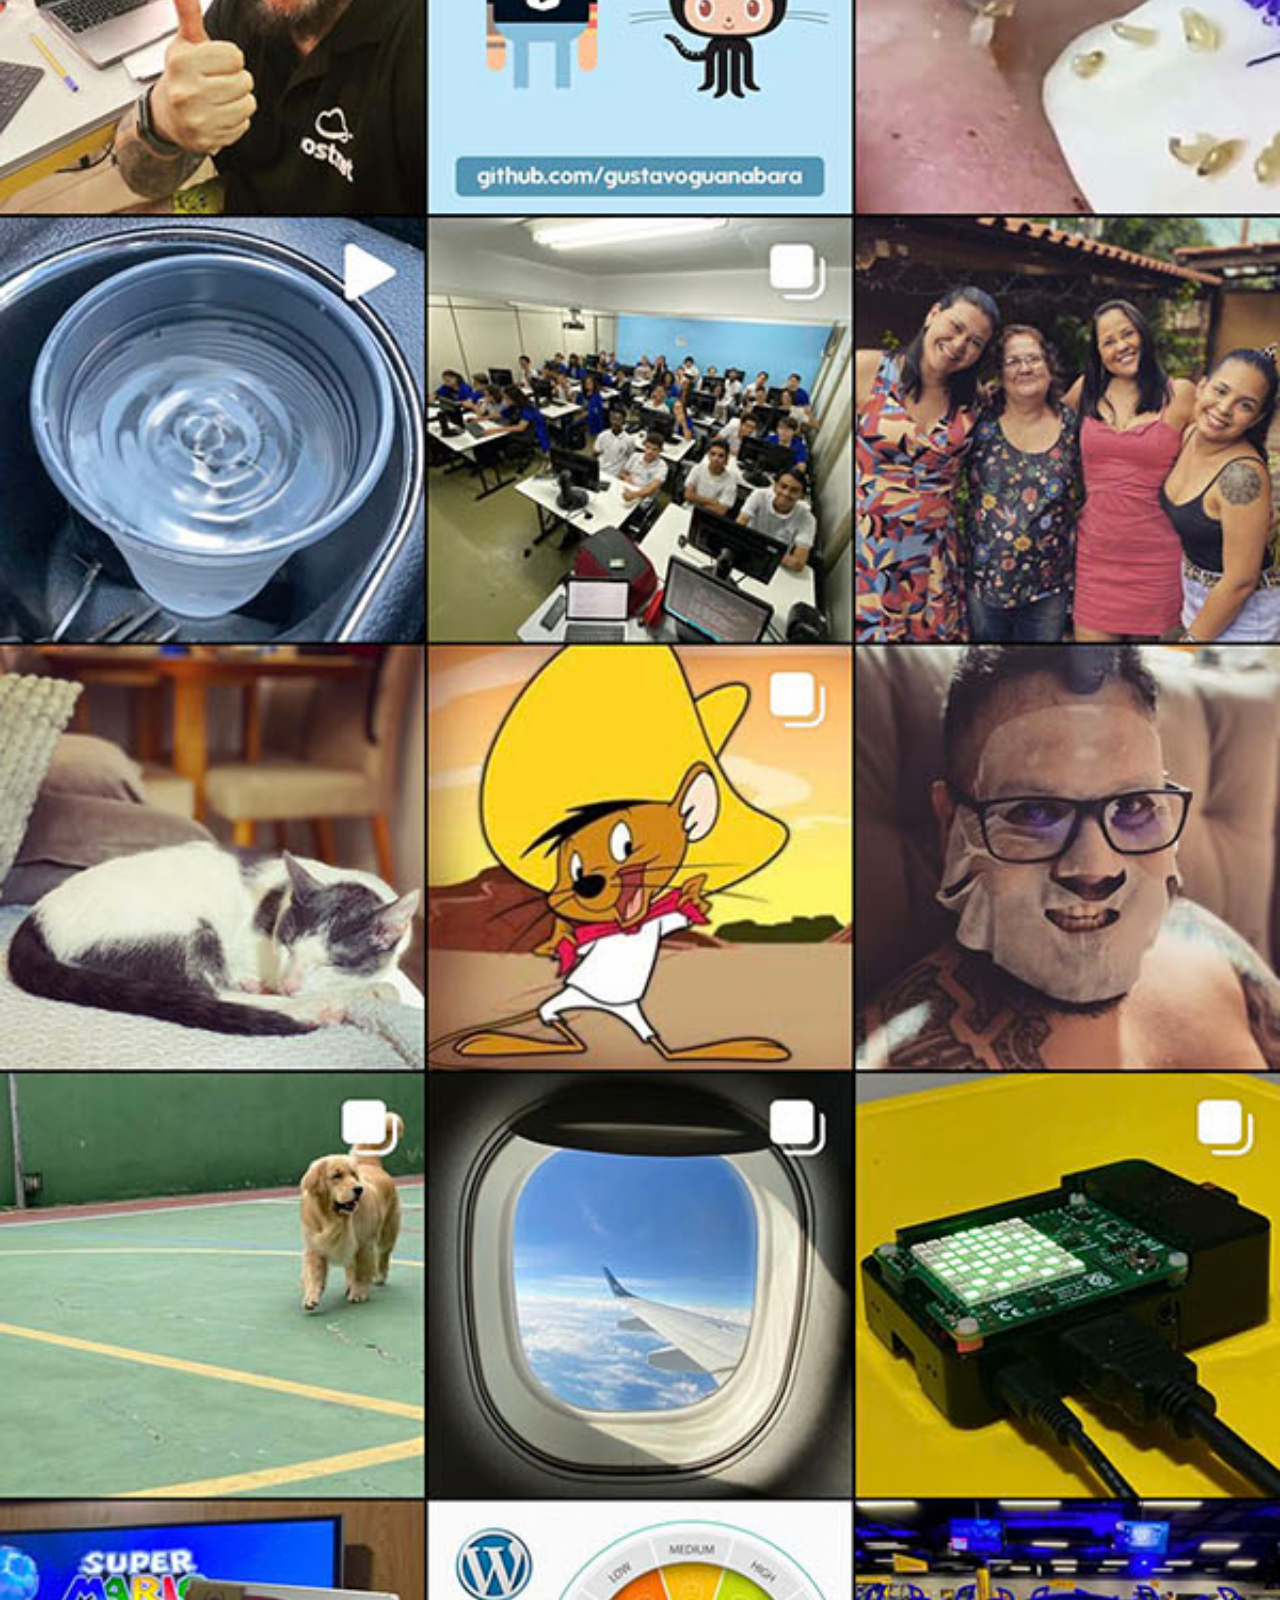
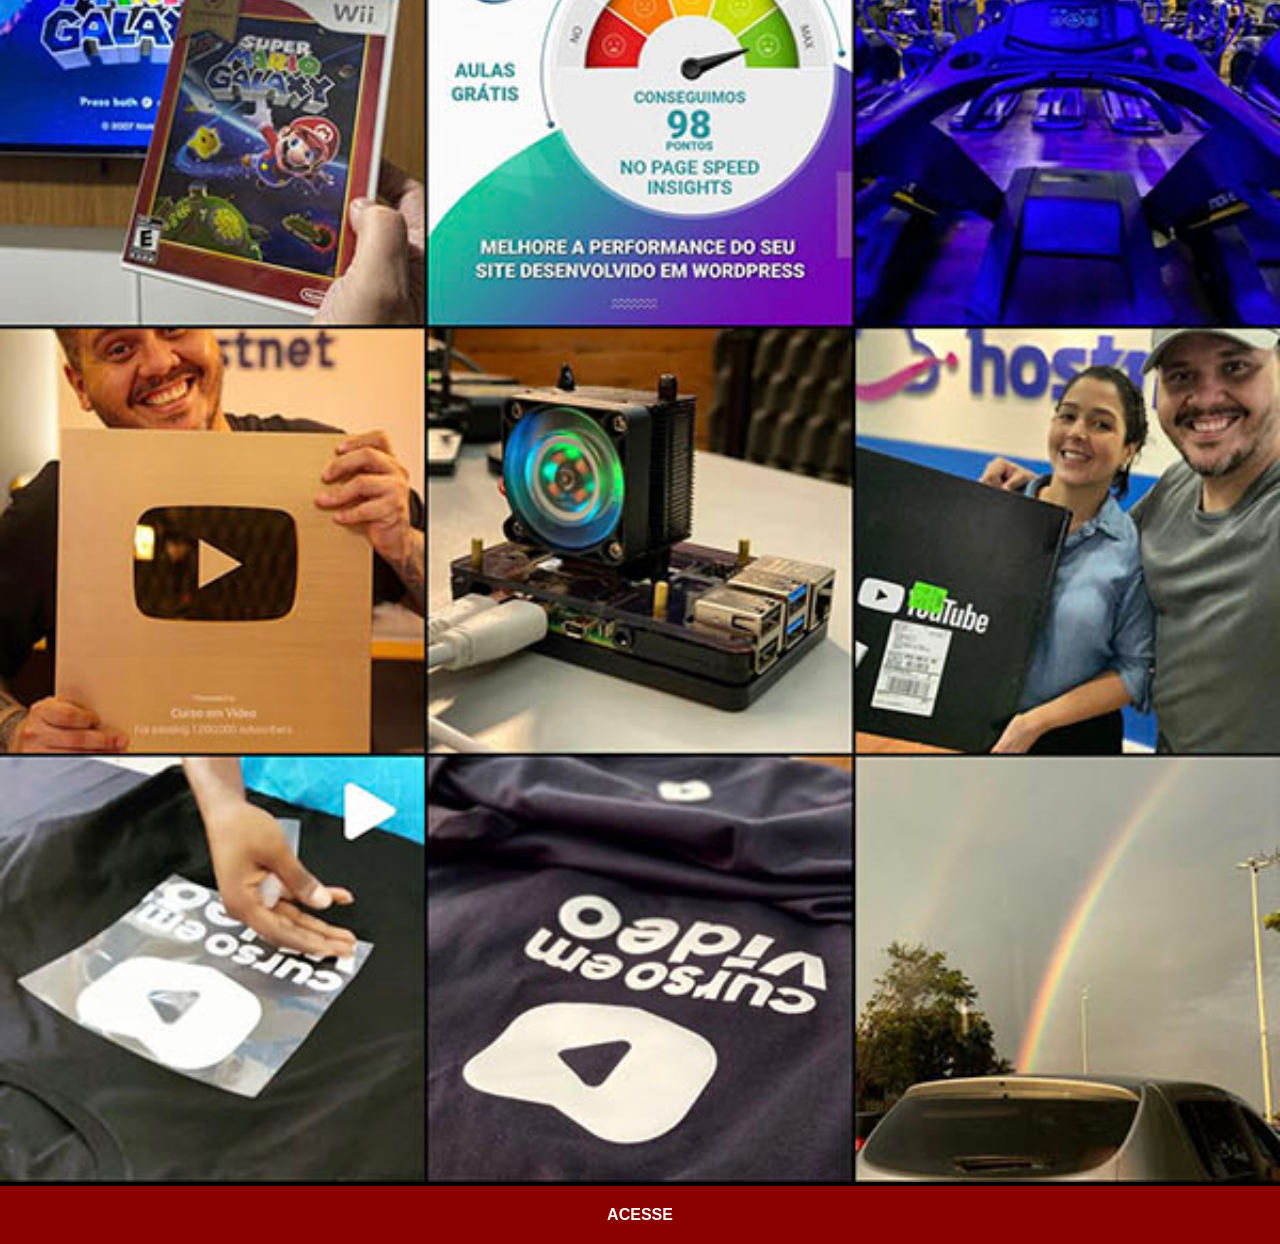
<file: insta.html>
<!DOCTYPE html>
<html lang="pt-br">
<head>
    <meta charset="UTF-8">
    <meta name="viewport" content="width=device-width, initial-scale=1.0">
    <title>Instagram</title>
    <link rel="stylesheet" href="estilos/paginas.css">
</head>
<body>
    <img src="imagens/tela-instagram.jpg" alt="Instagram">
    <a href="https://www.instagram.com/gustavoguanabara/" target="_blank">ACESSE</a>
</body>
</html>
</file>
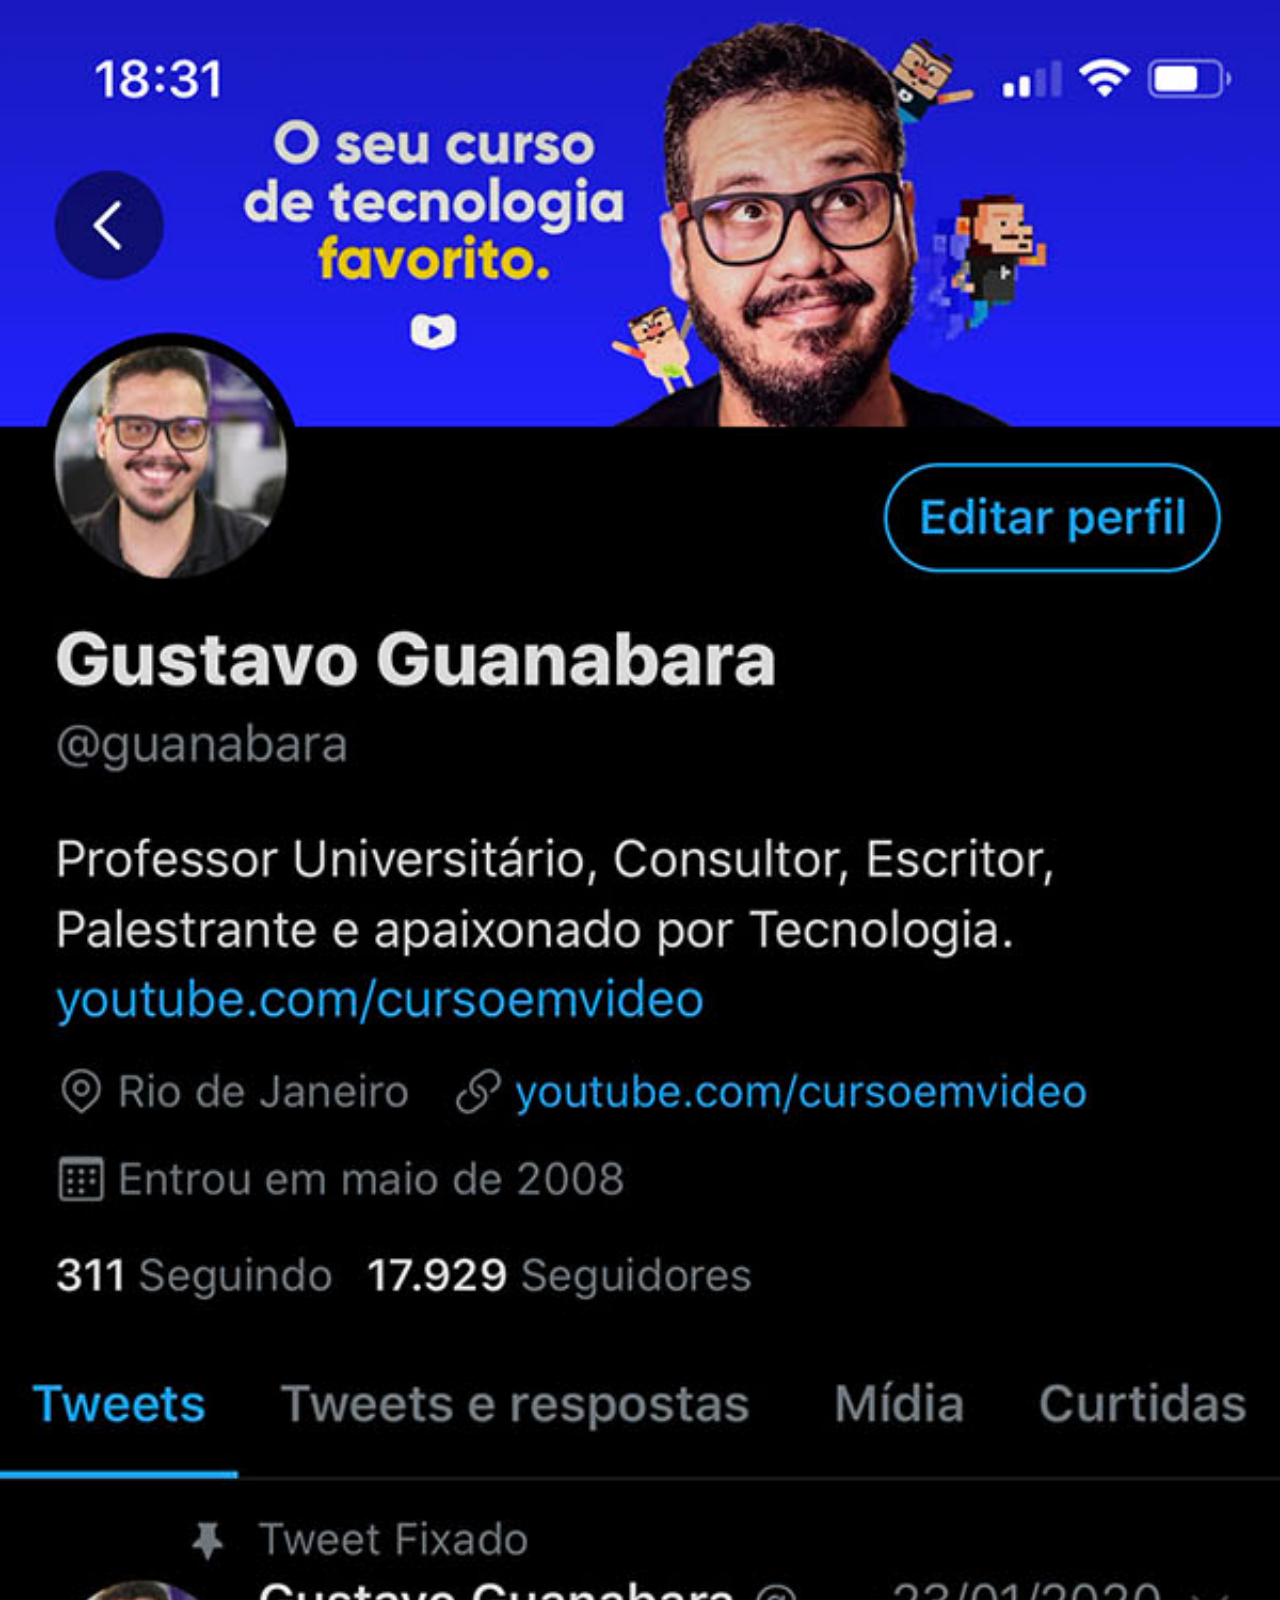
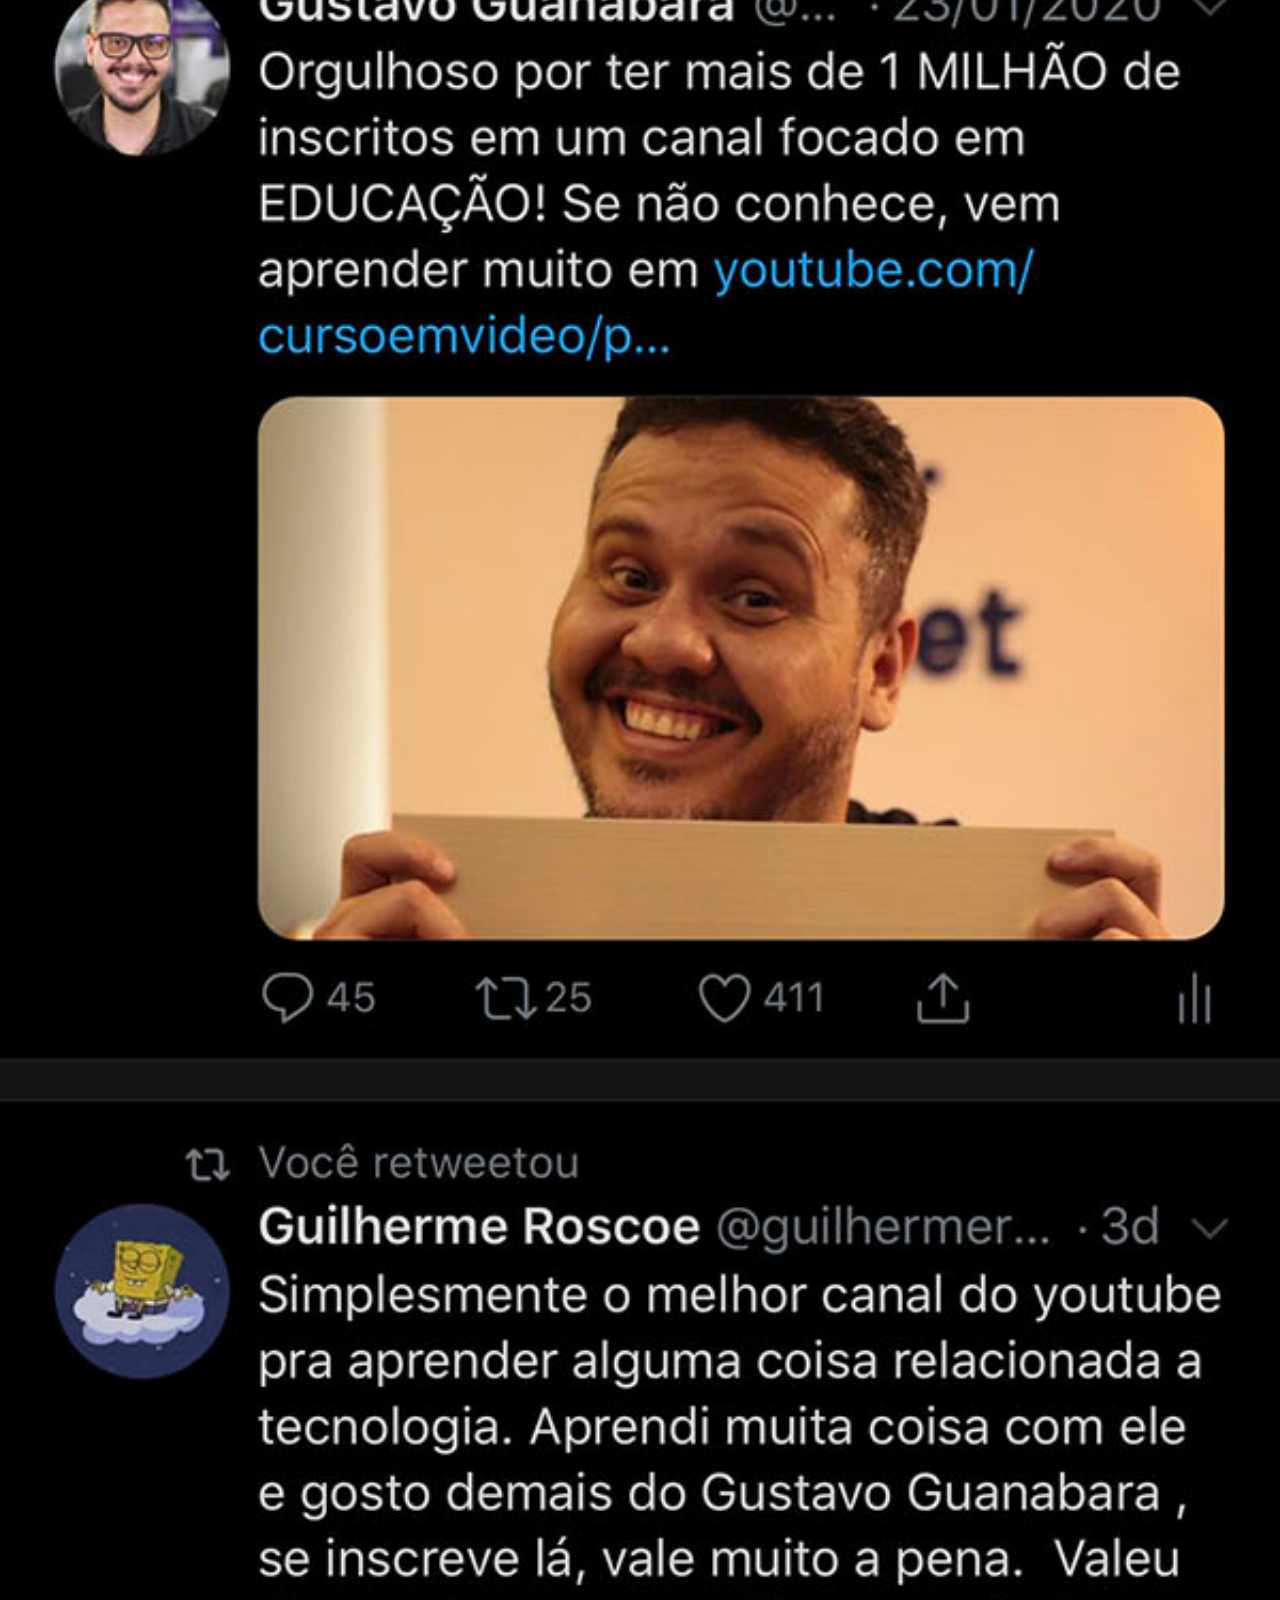
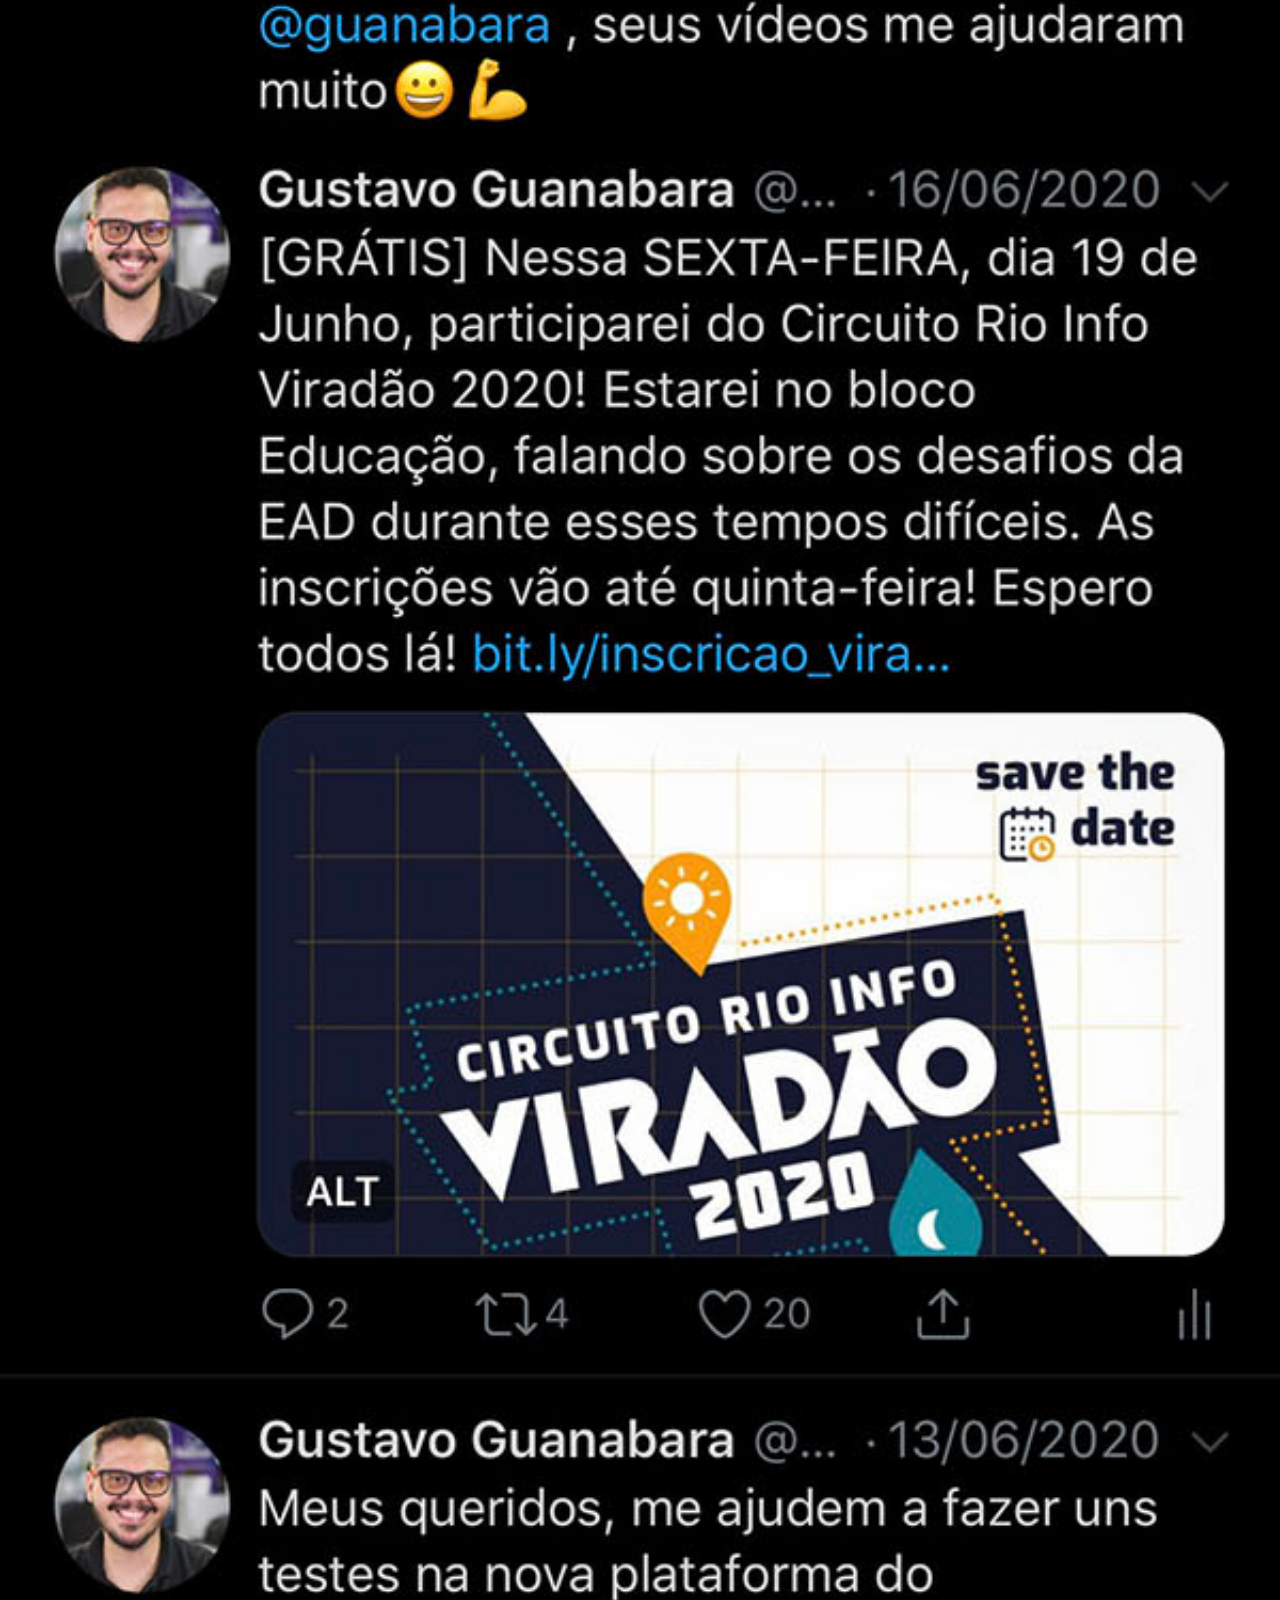
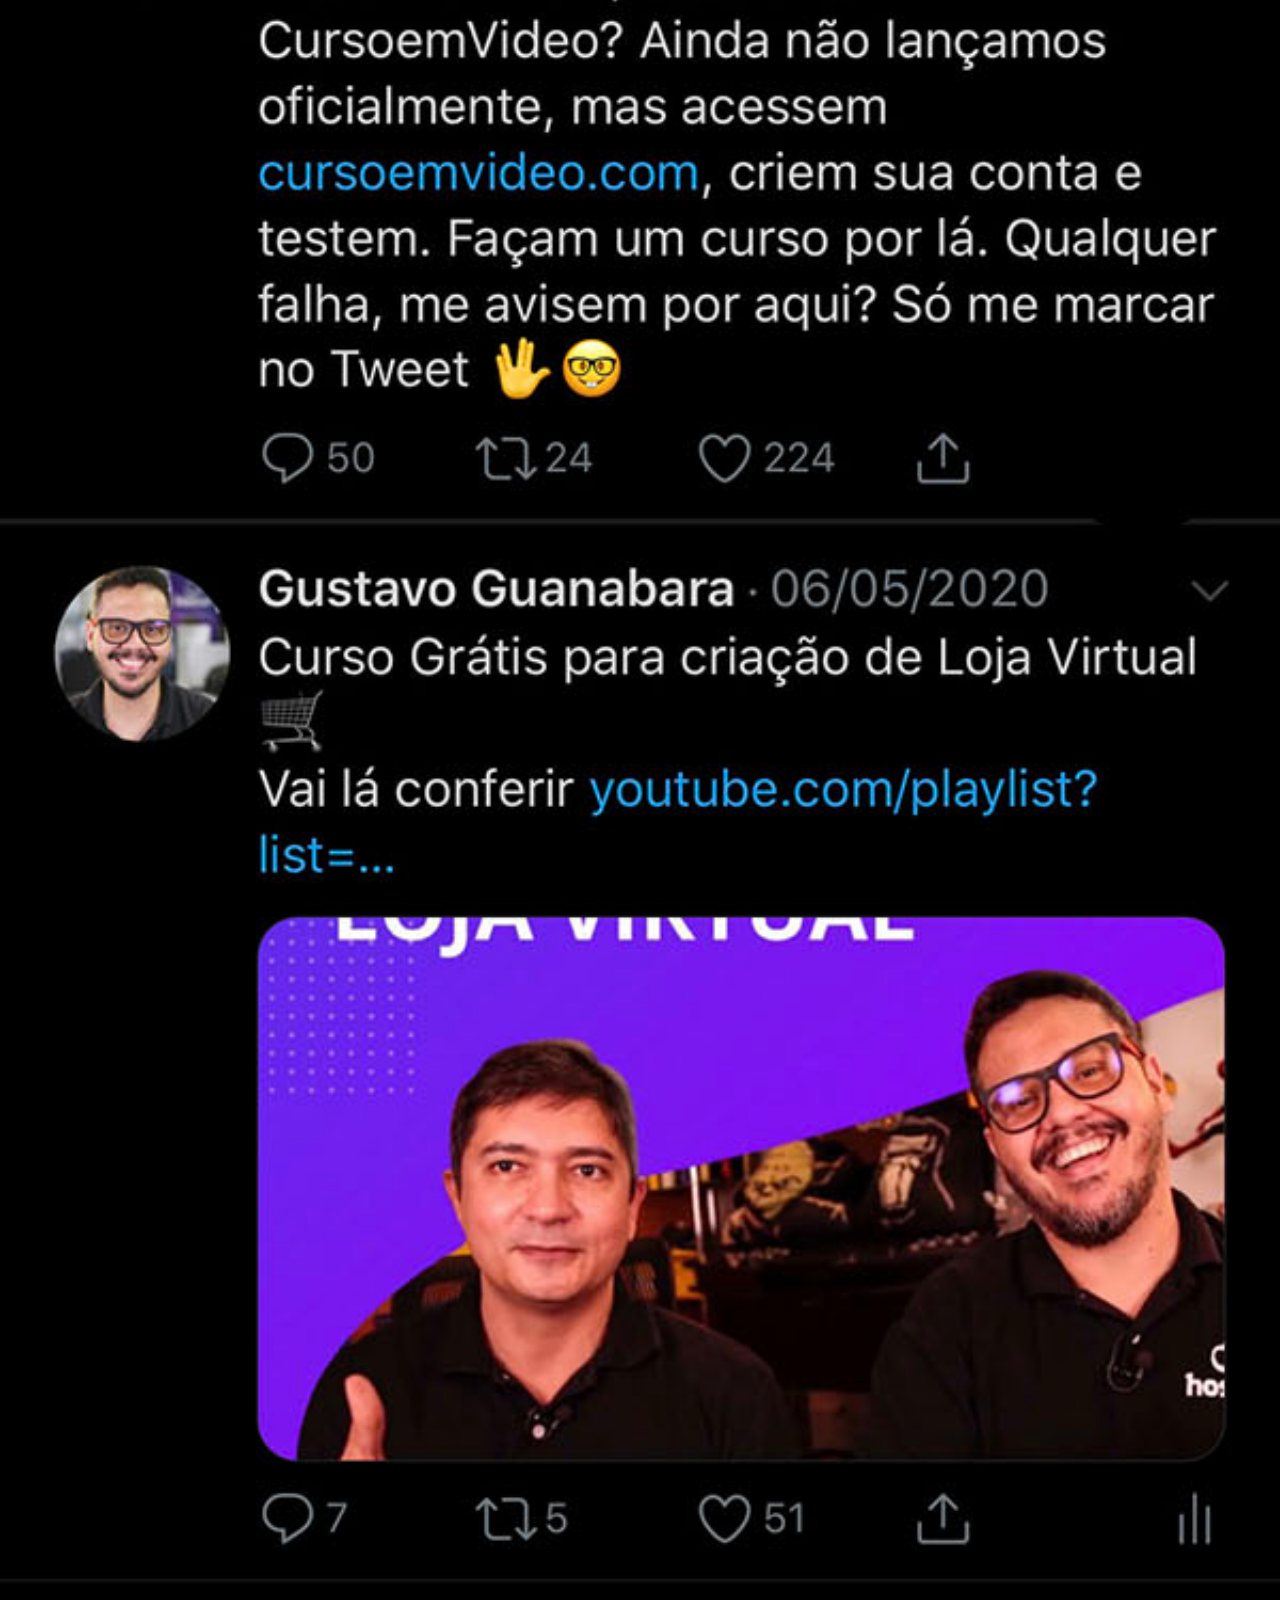
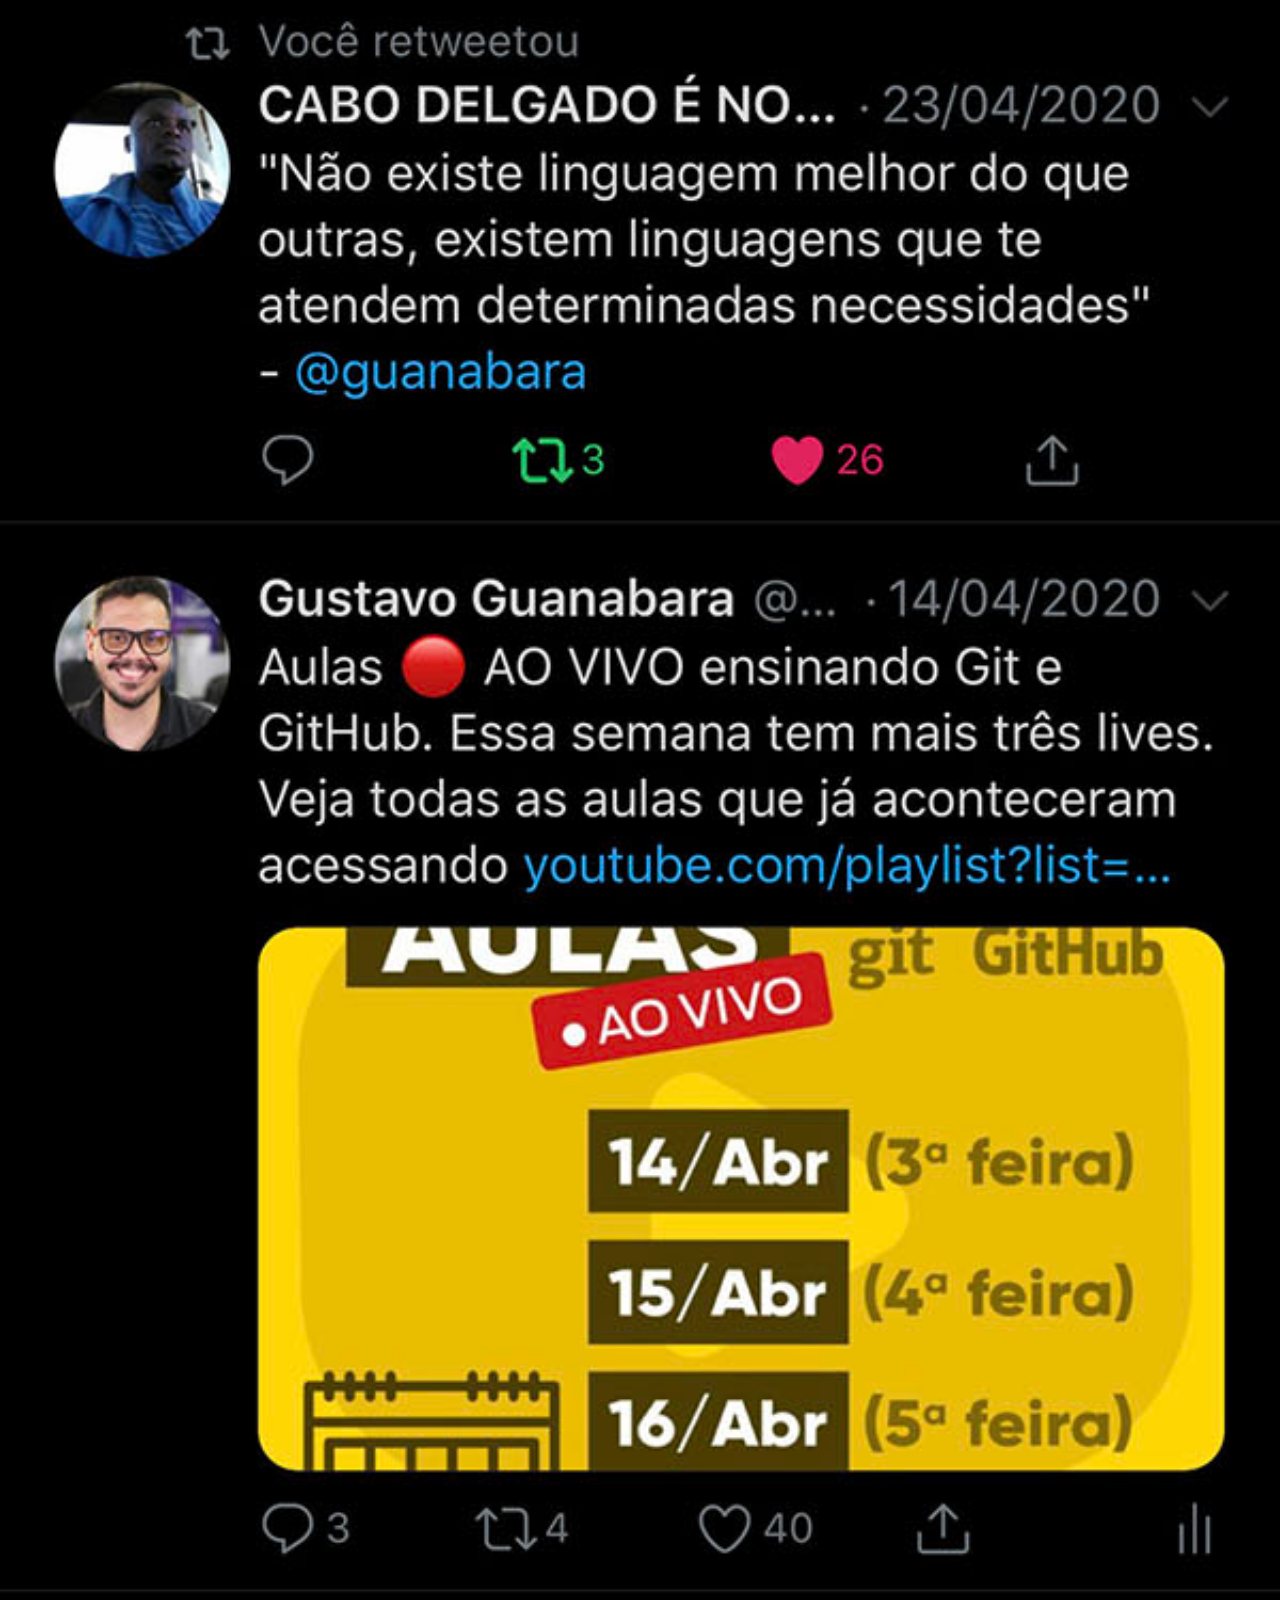
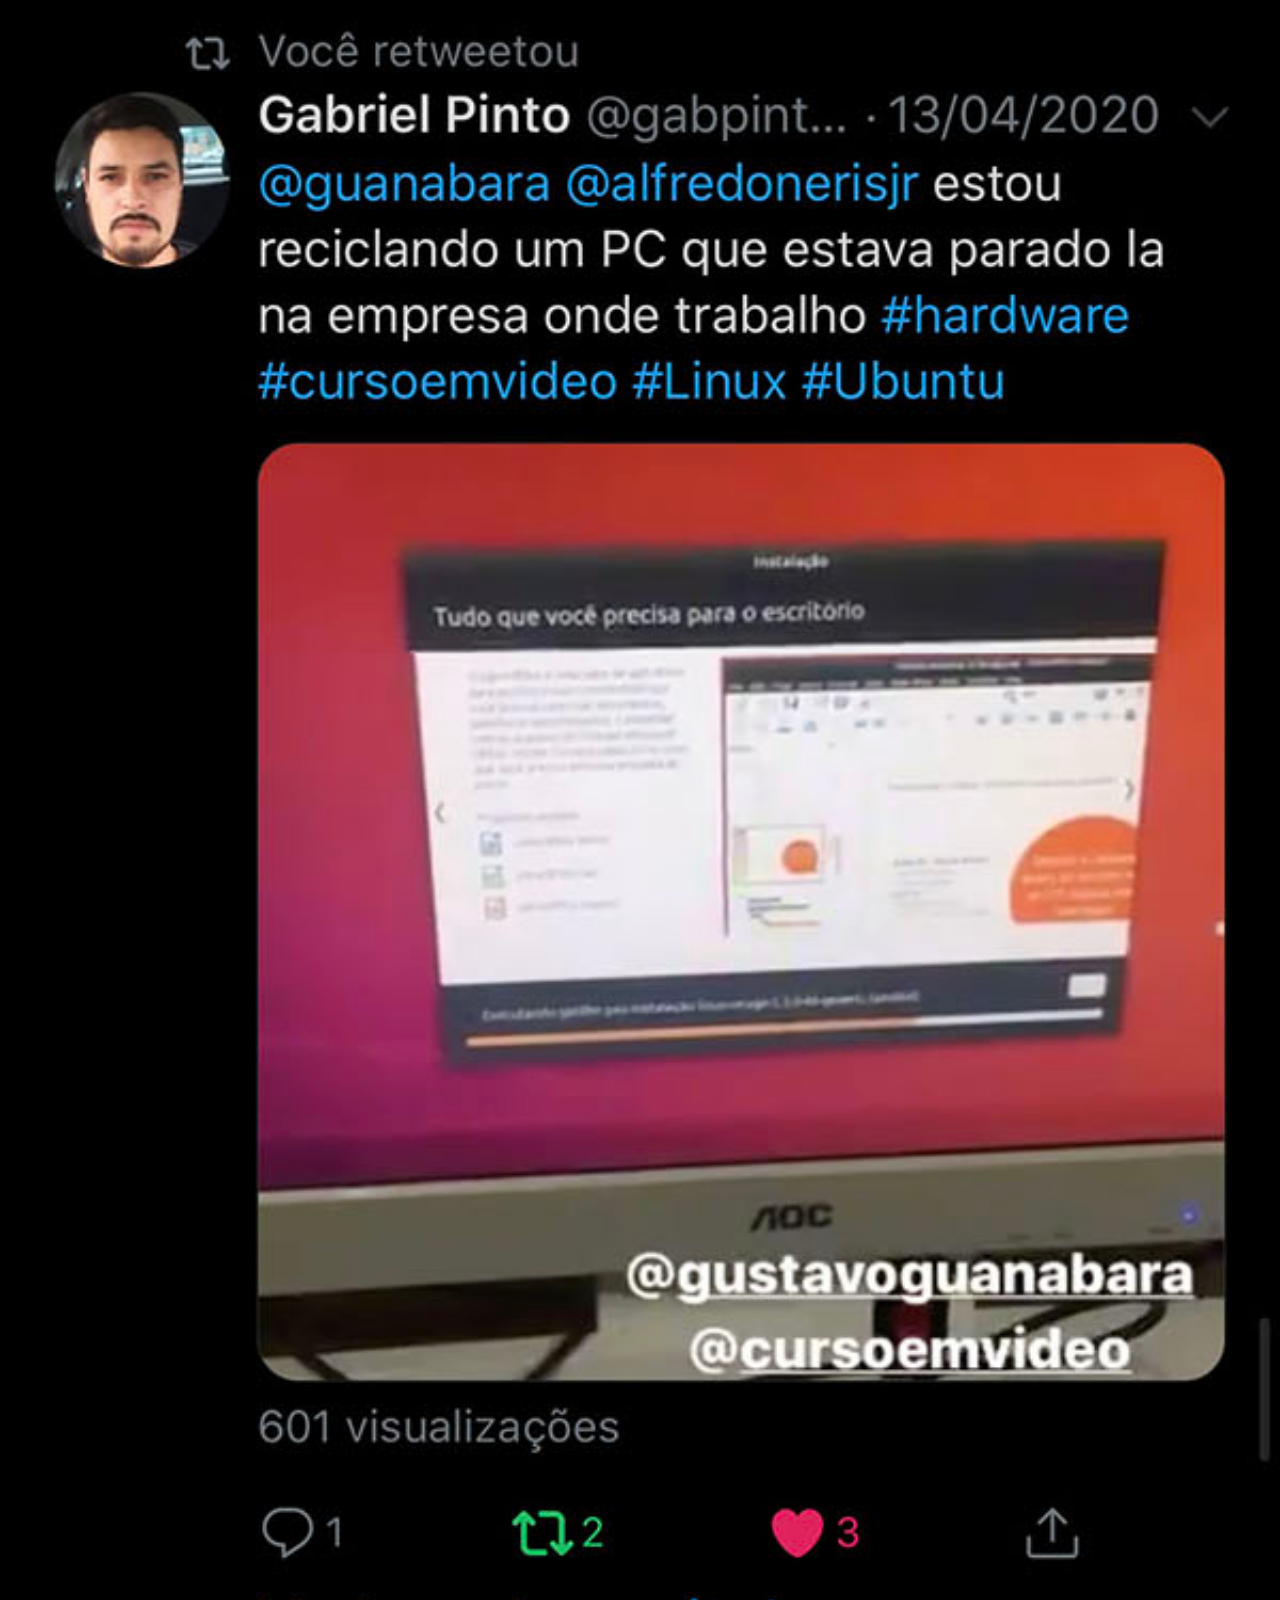
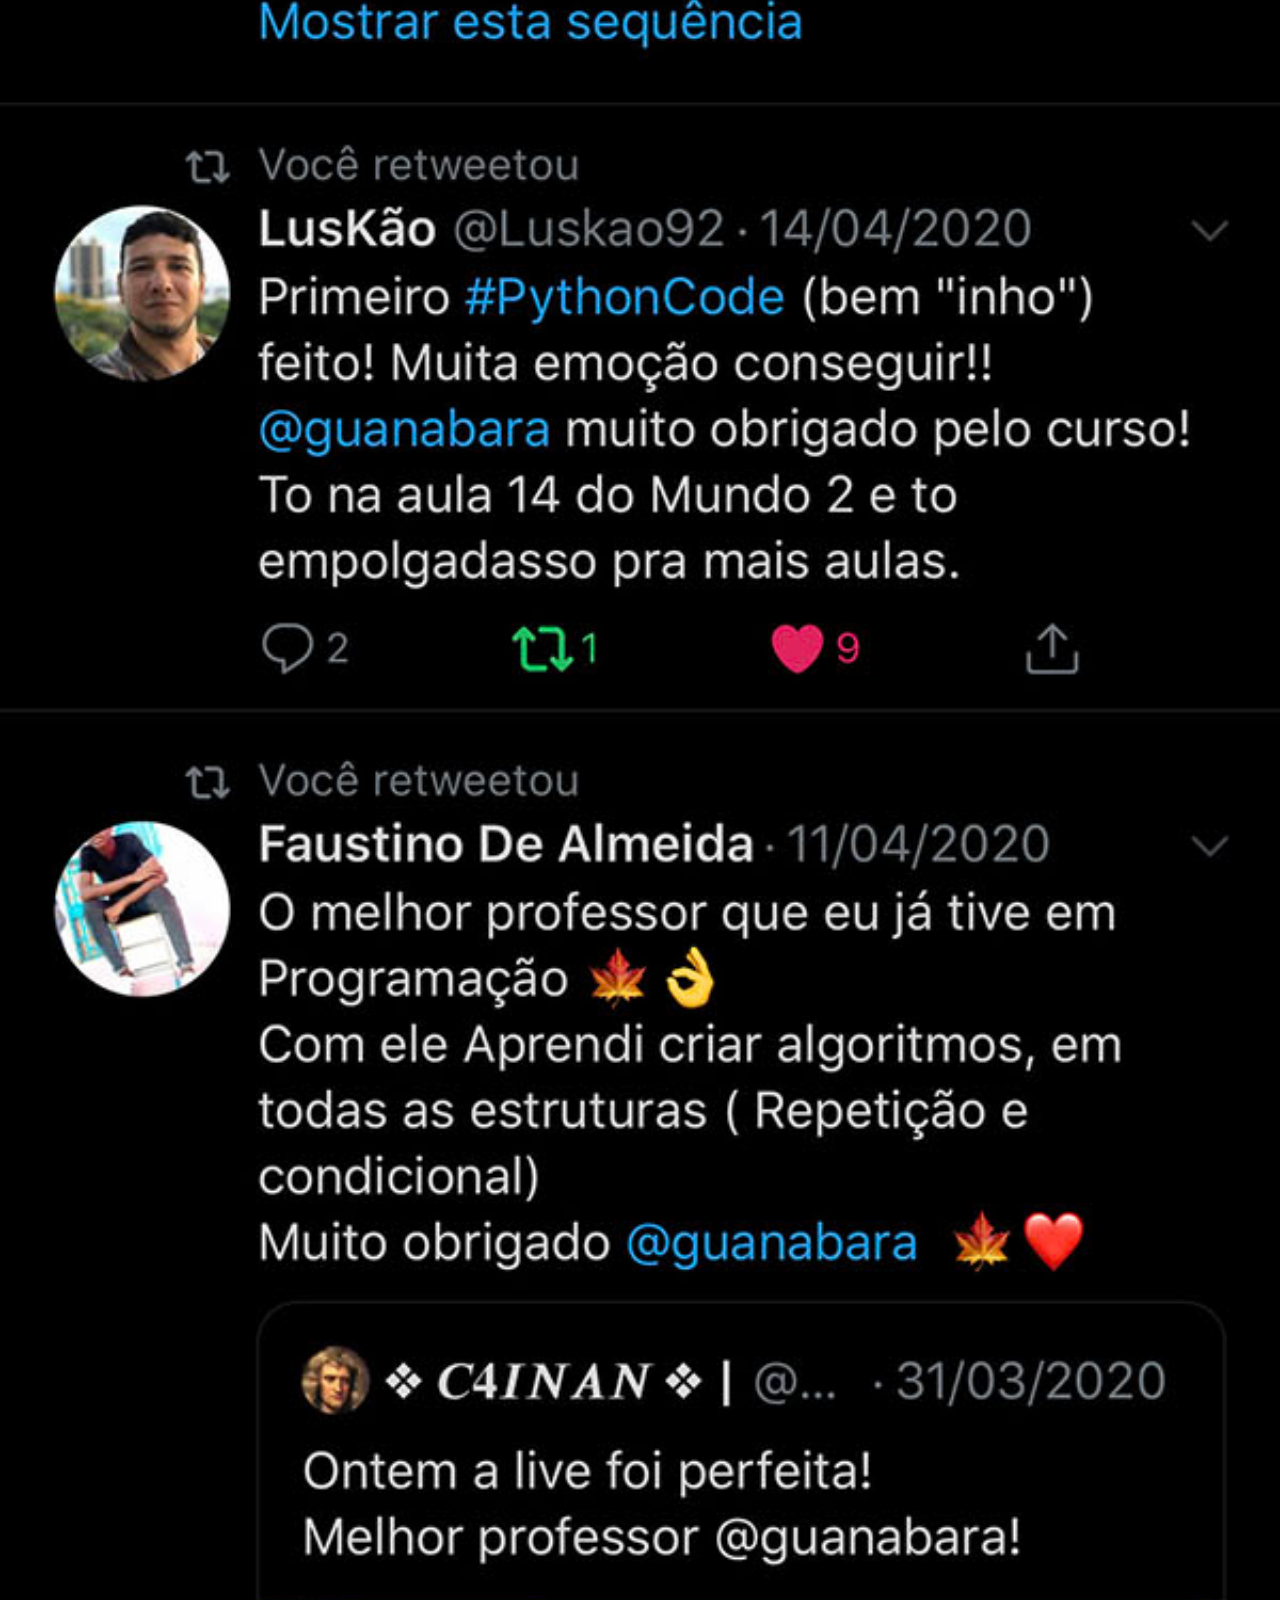
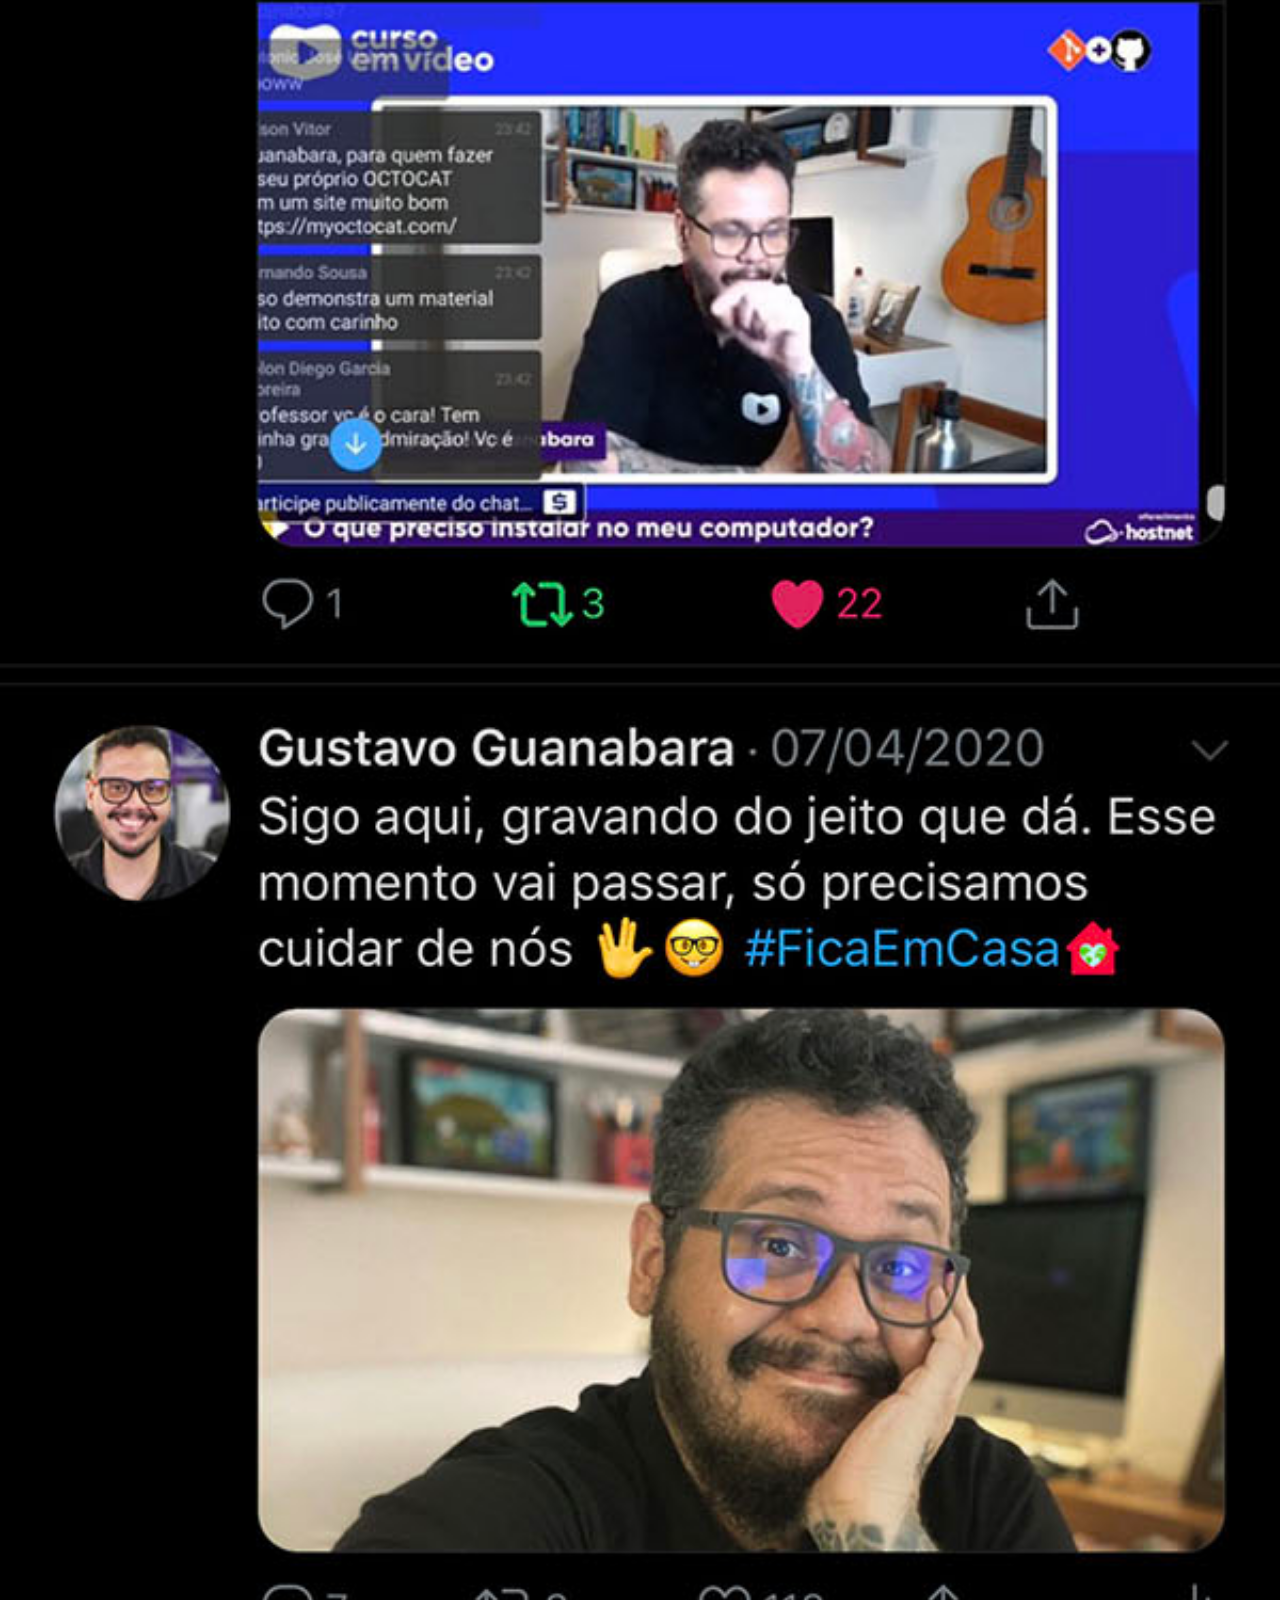
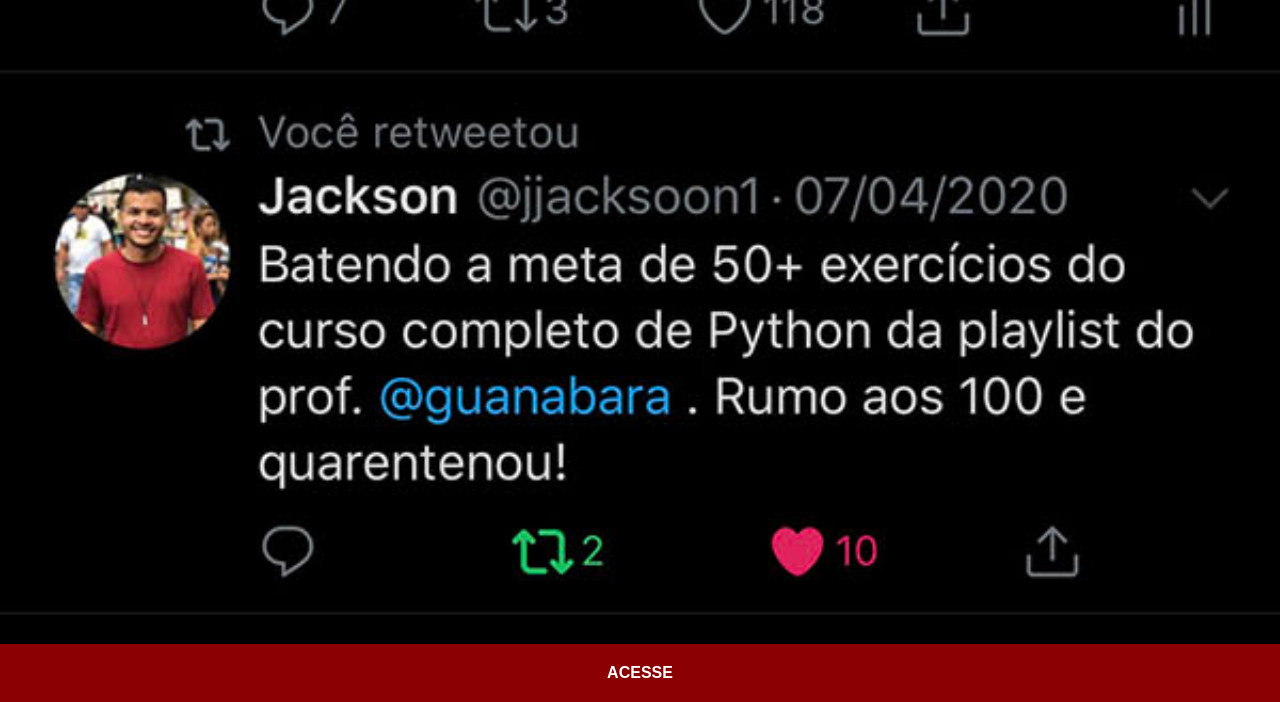
<file: twitter.html>
<!DOCTYPE html>
<html lang="pt-br">
<head>
    <meta charset="UTF-8">
    <meta name="viewport" content="width=device-width, initial-scale=1.0">
    <title>Twitter</title>
    <link rel="stylesheet" href="estilos/paginas.css">
</head>
<body>
    <img src="imagens/tela-twitter.jpg" alt="Twitter">
    <a href="https://x.com/guanabara" target="_blank">ACESSE</a>
</body>
</html>
</file>
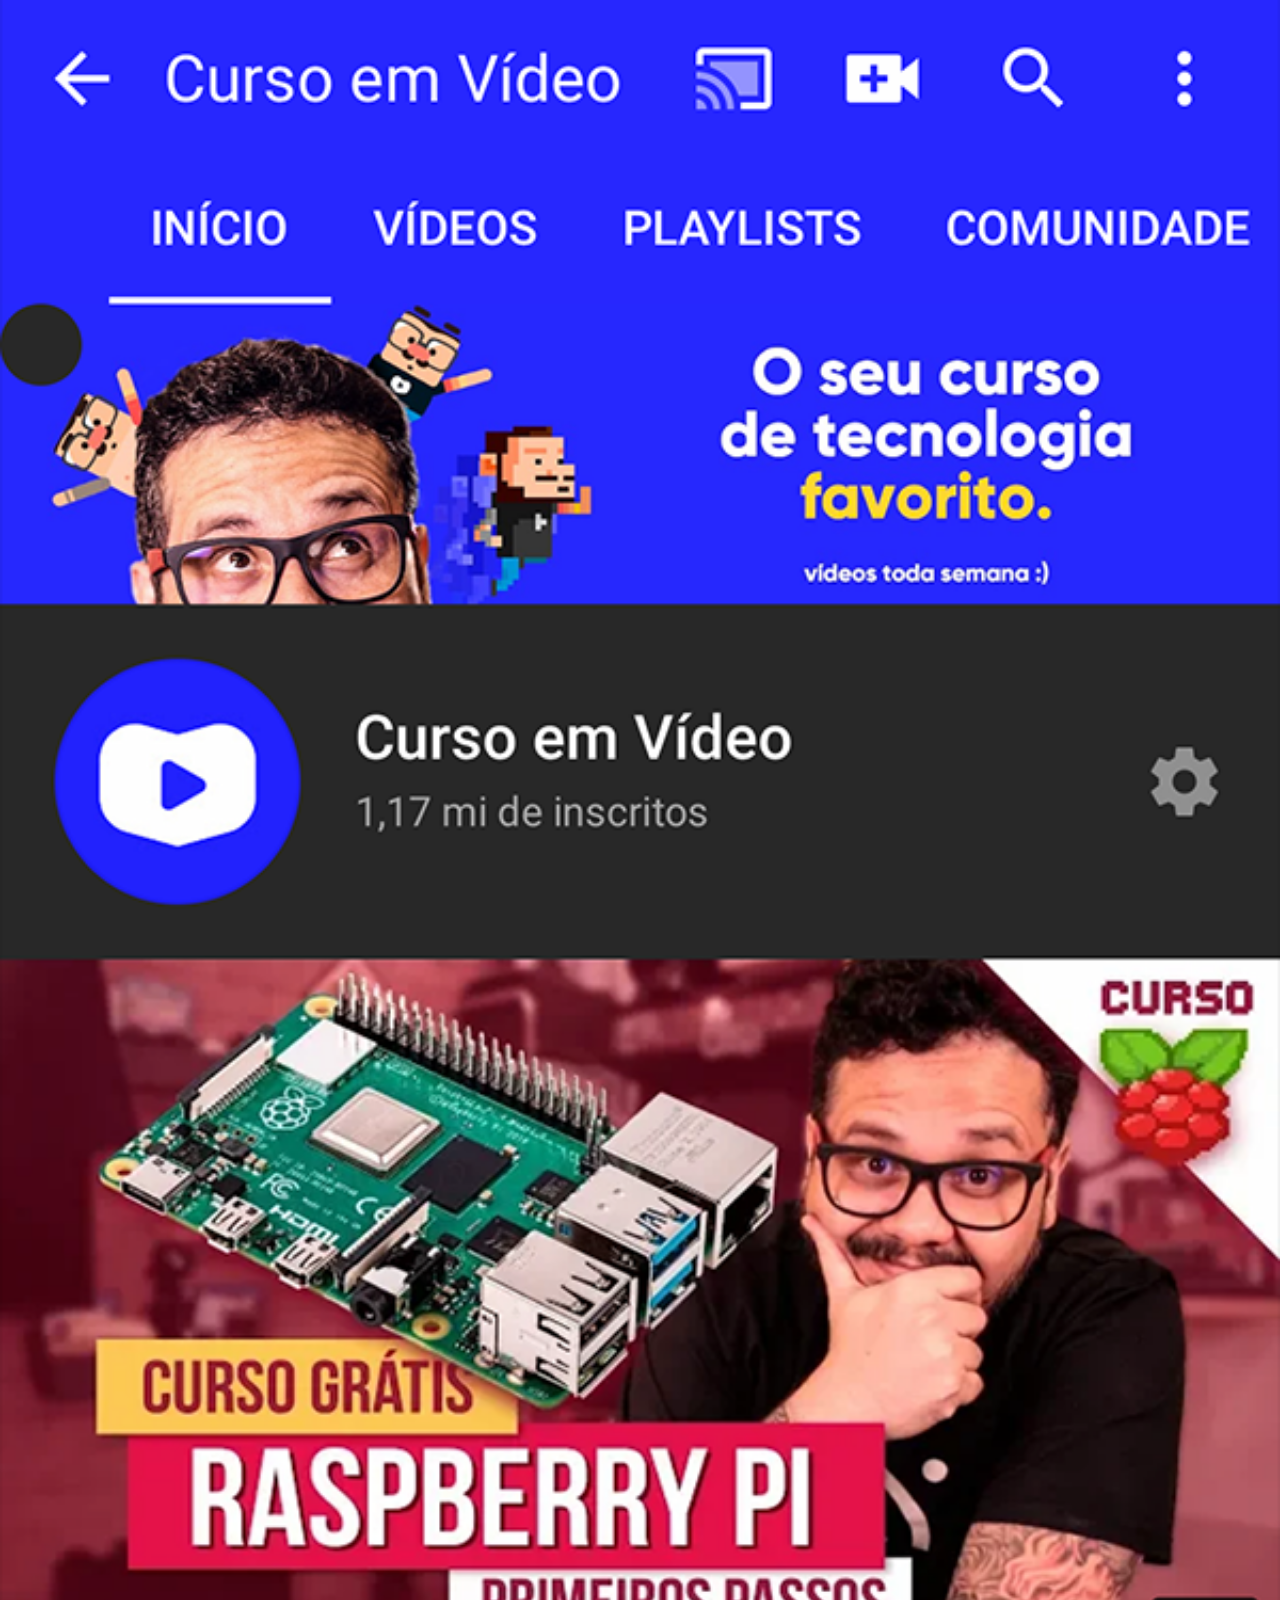
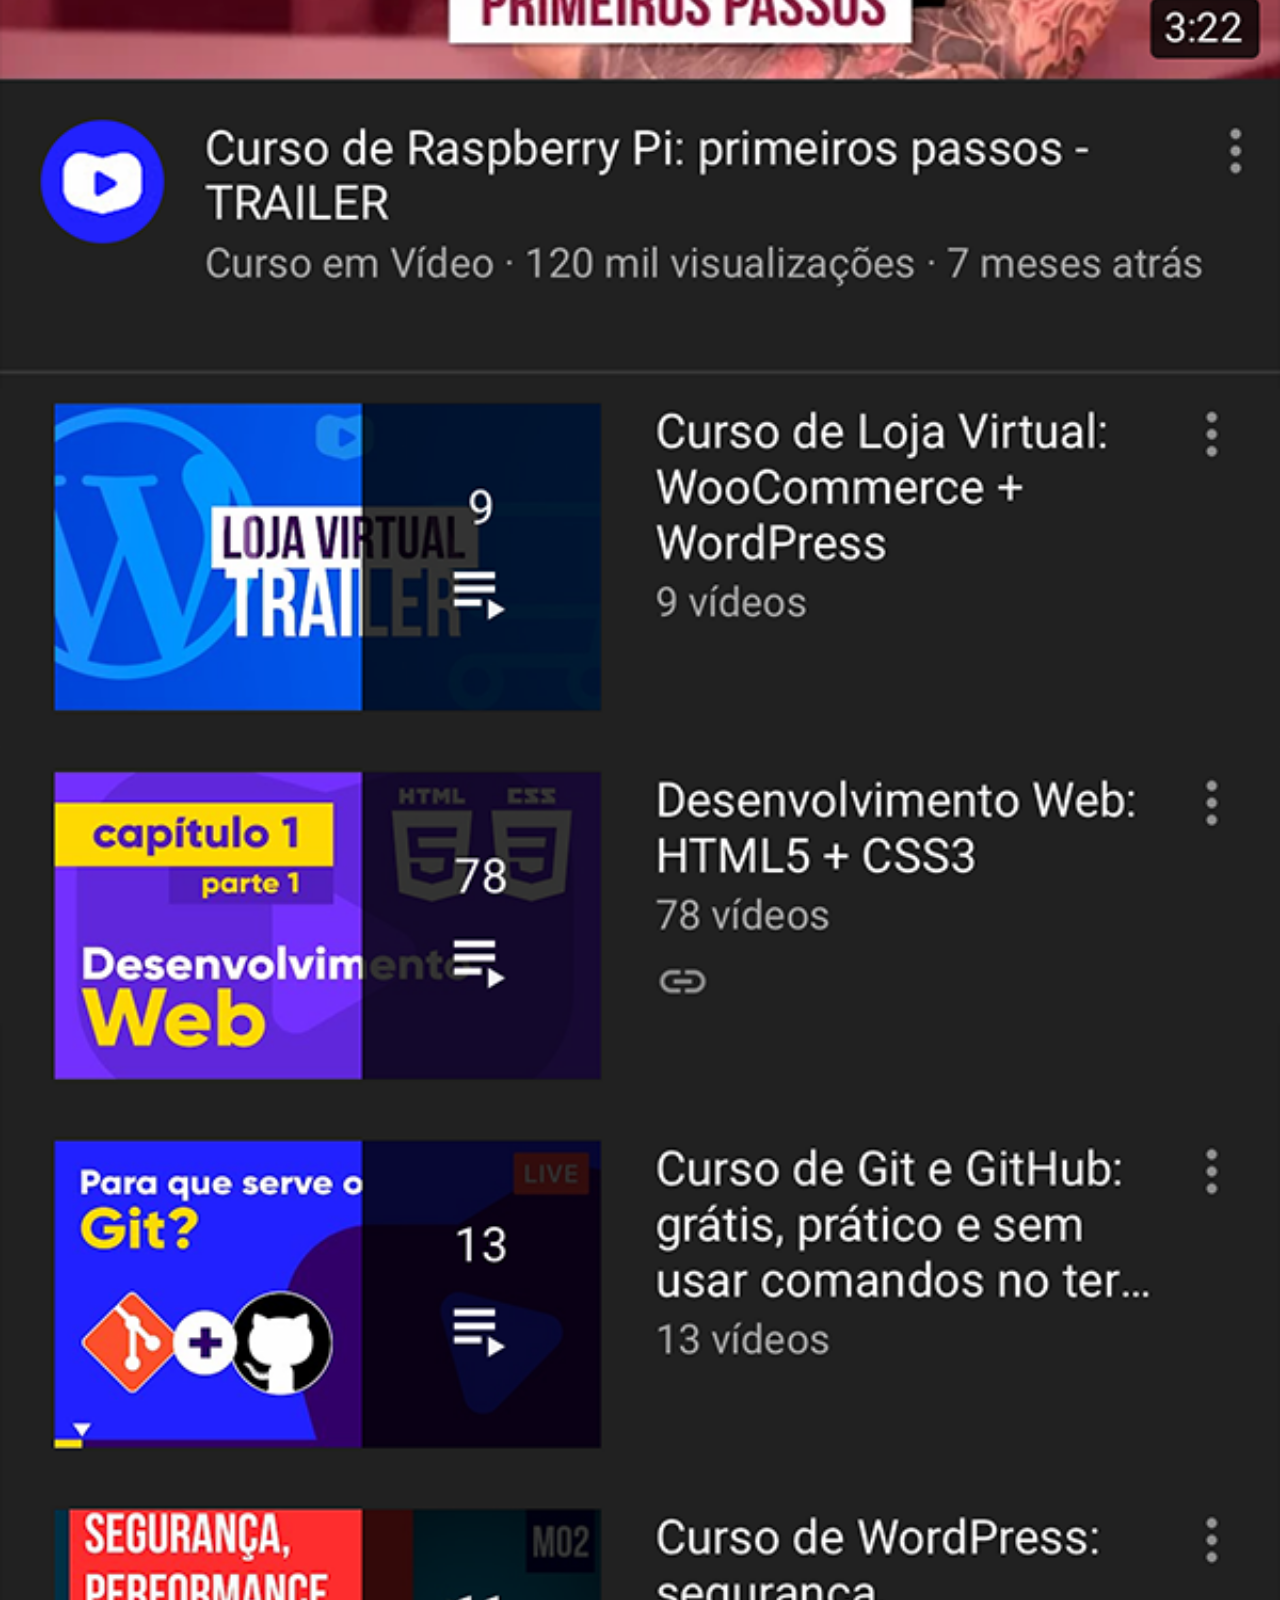
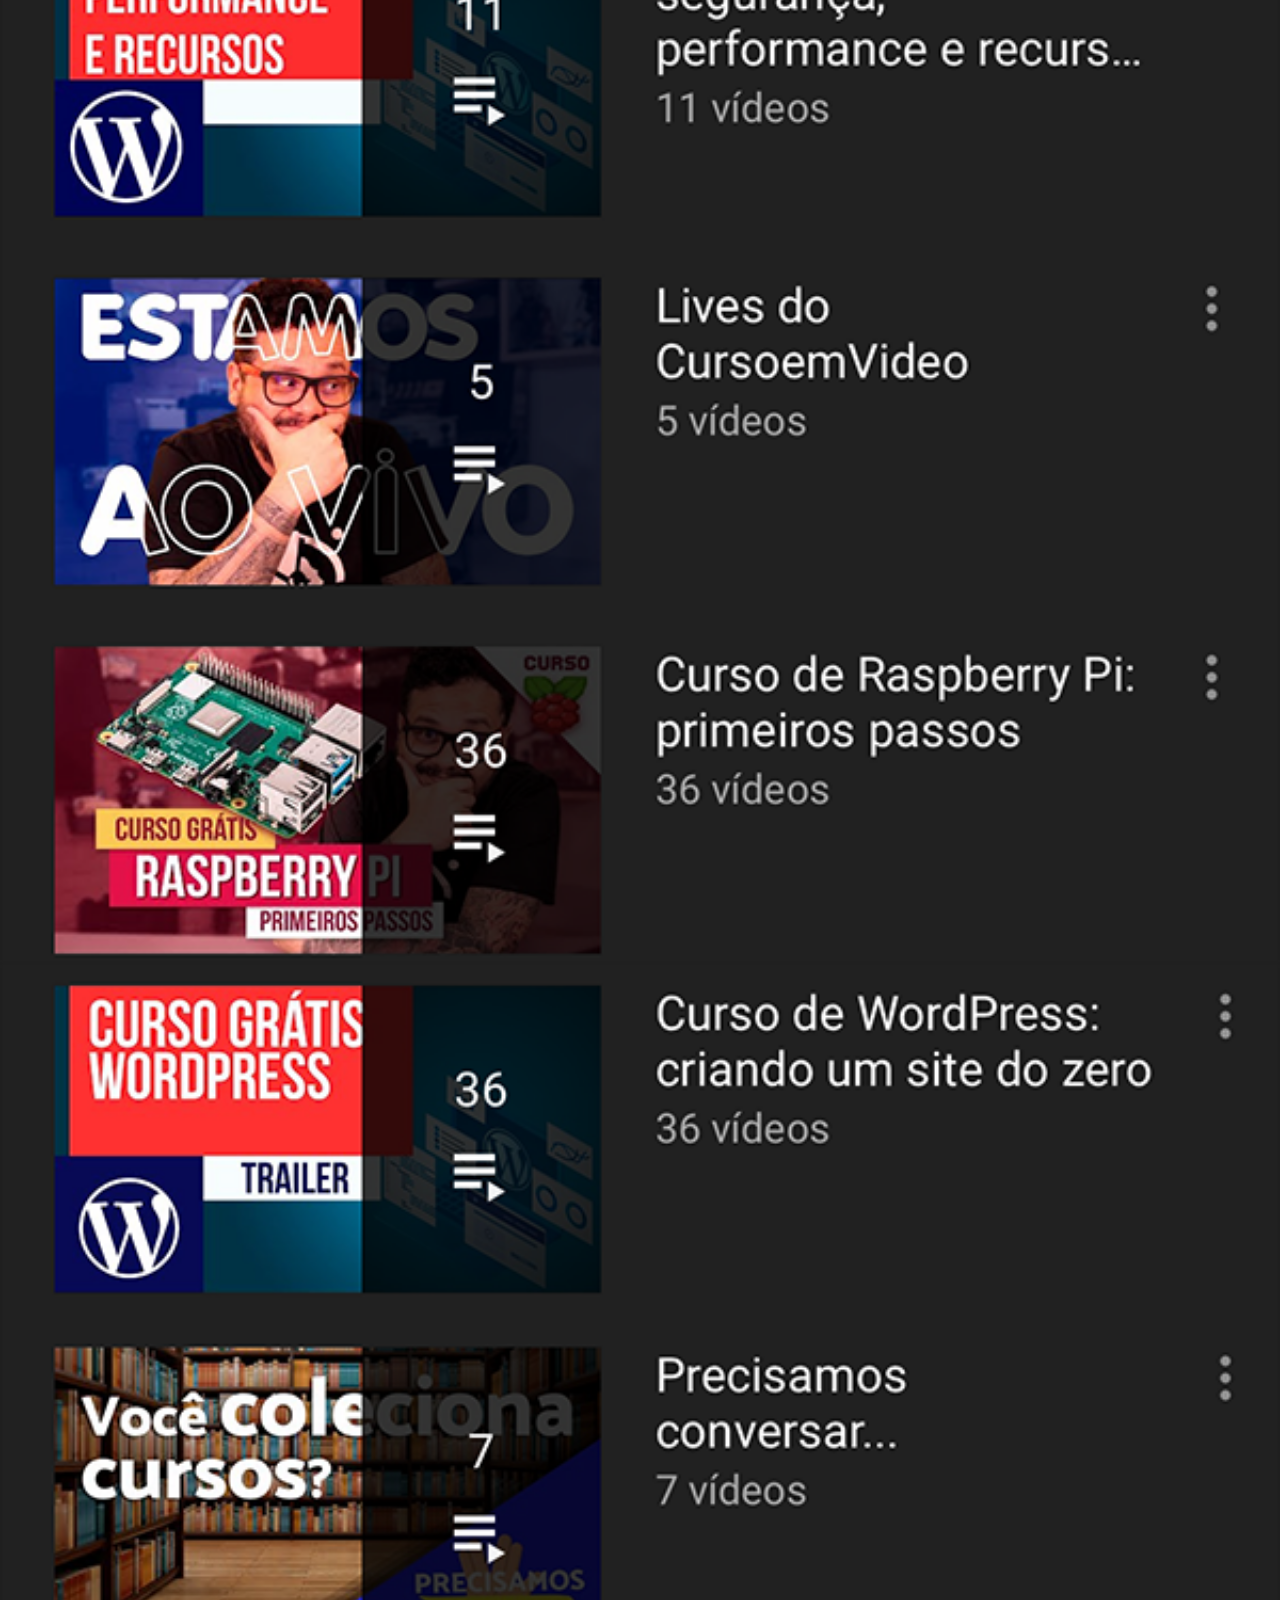
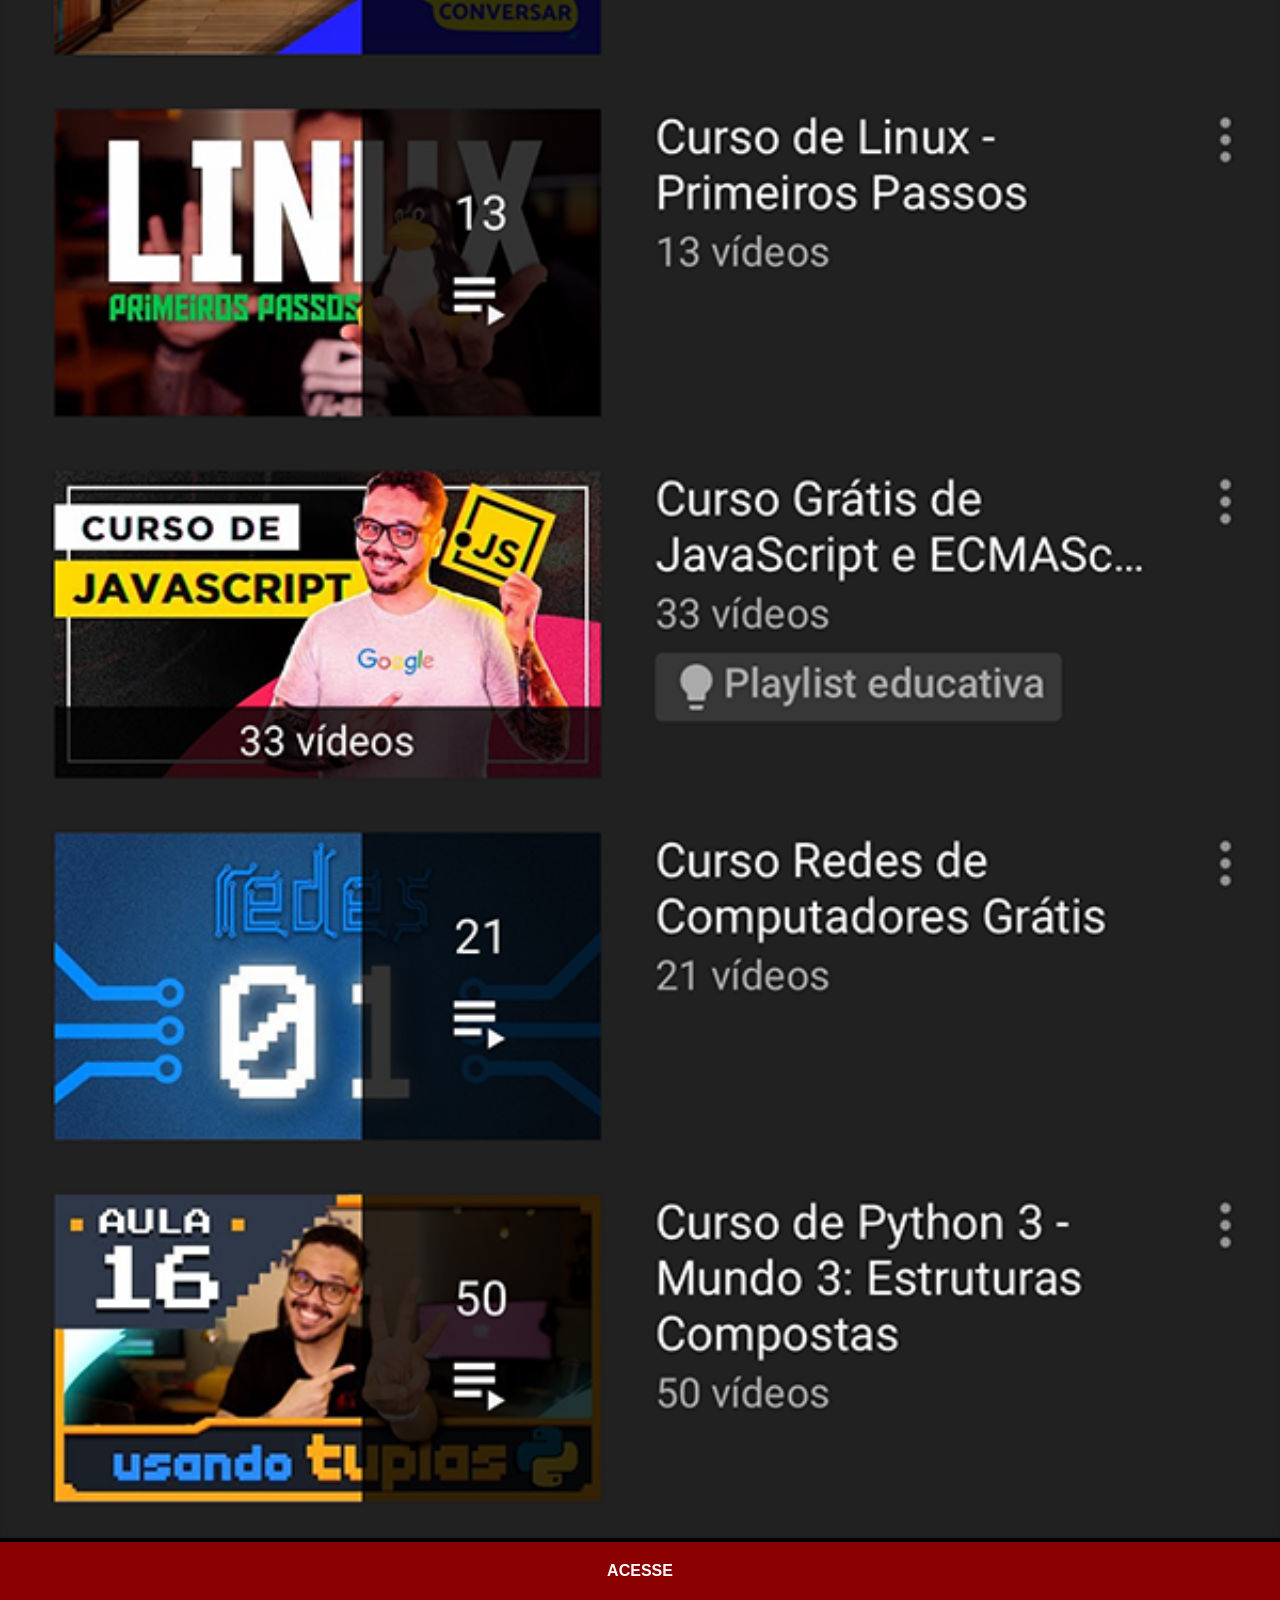
<file: youtube.html>
<!DOCTYPE html>
<html lang="pt-br">
<head>
    <meta charset="UTF-8">
    <meta name="viewport" content="width=device-width, initial-scale=1.0">
    <title>YouTube</title>
    <link rel="stylesheet" href="estilos/paginas.css">
</head>
<body>
    <img src="imagens/tela-youtube.png" alt="Página YouTube">
    <a href="https://www.youtube.com/@cursoemvideo/playlists" target="_blank">ACESSE</a>
</body>
</html>
</file>
<file: estilos/style.css>
@charset "UTF-8";

* {
    margin: 0px;
    padding: 0px;
    font-family: Arial, Helvetica, sans-serif;
}

html, body {
    height: 100vh;
    width: 100vw;
    background-color: black;
}

body {
    background-image: url(../imagens/fundo-madeira.jpg);
    background-repeat: no-repeat;
    background-position: top center;
    background-size: cover;
    background-attachment: fixed;
}

main {
    height: 100vh;
    position: relative;
}

section#telefone {
    background-image: url(../imagens/frame-iphone.png);
    background-repeat: no-repeat;
    height: 627px;
    width: 311px;
    position: absolute;
    top: 50%;
    left: 50%;
    transform: translate(-50%, -50%);
}

iframe#tela {
    position: relative;
    top: 80px;
    left: 22px;
    width: 267px;
    height: 471px;
}

section#redes-sociais img {
    height: 50px;
    margin: 10px;
    border-radius: 50%;
    box-sizing: border-box;
    box-shadow: 2px 2px 5px black;
}

section#redes-sociais img:hover {
    border: 2px solid white;
    transform: translate(-10%, -10%);
    transition: 0.5s;
    box-shadow: 5px 5px 10px black;
}
</file>
<file: estilos/paginas.css>
@charset "UTF-8";

* {
            font-family: Arial, Helvetica, sans-serif;
            padding: 0px;
            margin: 0px;
            background-color: black;
        }

        img {
            width: 100vw;
        }

        ::-webkit-scrollbar {
            width: 0px;
            height: 0px;
        }

        a {
            display: block;
            background-color: darkred;
            color: white;
            text-decoration: none;
            text-align: center;
            padding: 20px;
            font-weight: bold;
        }

        a:hover {
            background-color: red;
        }
</file>
